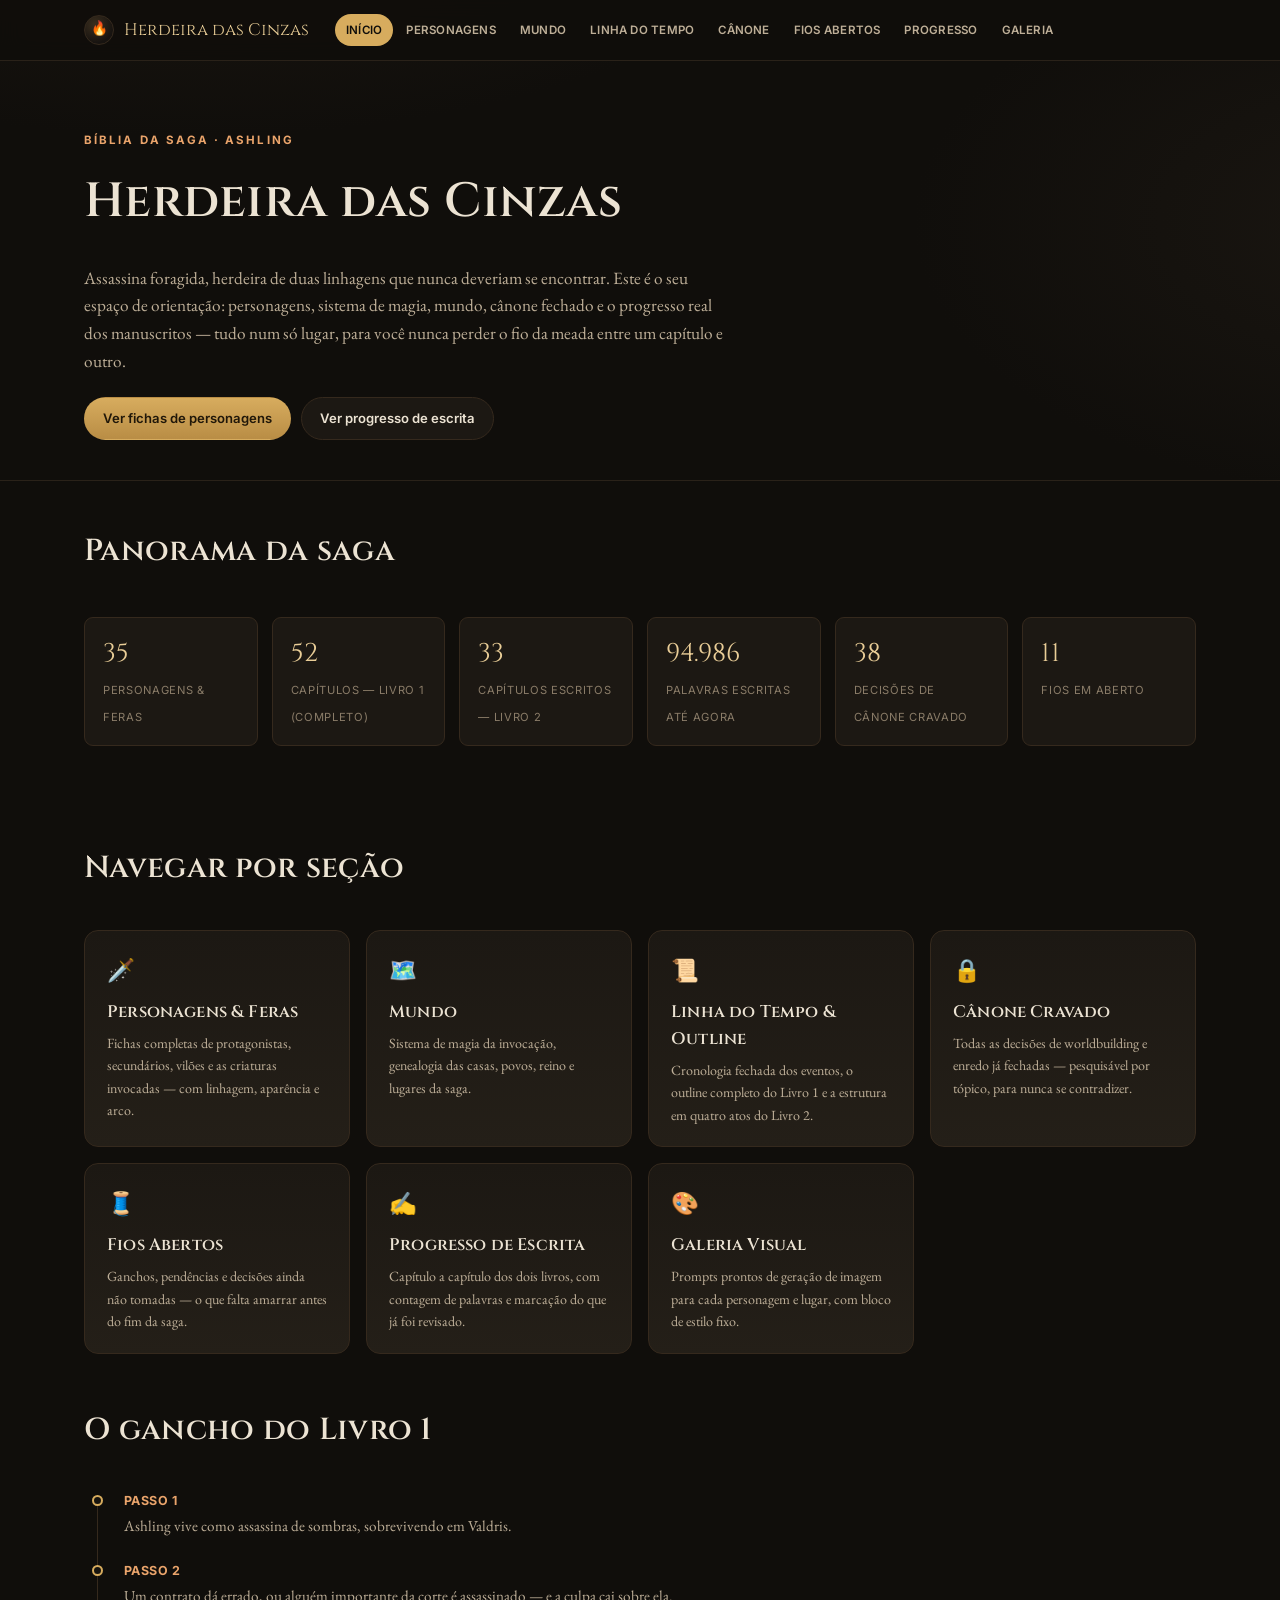
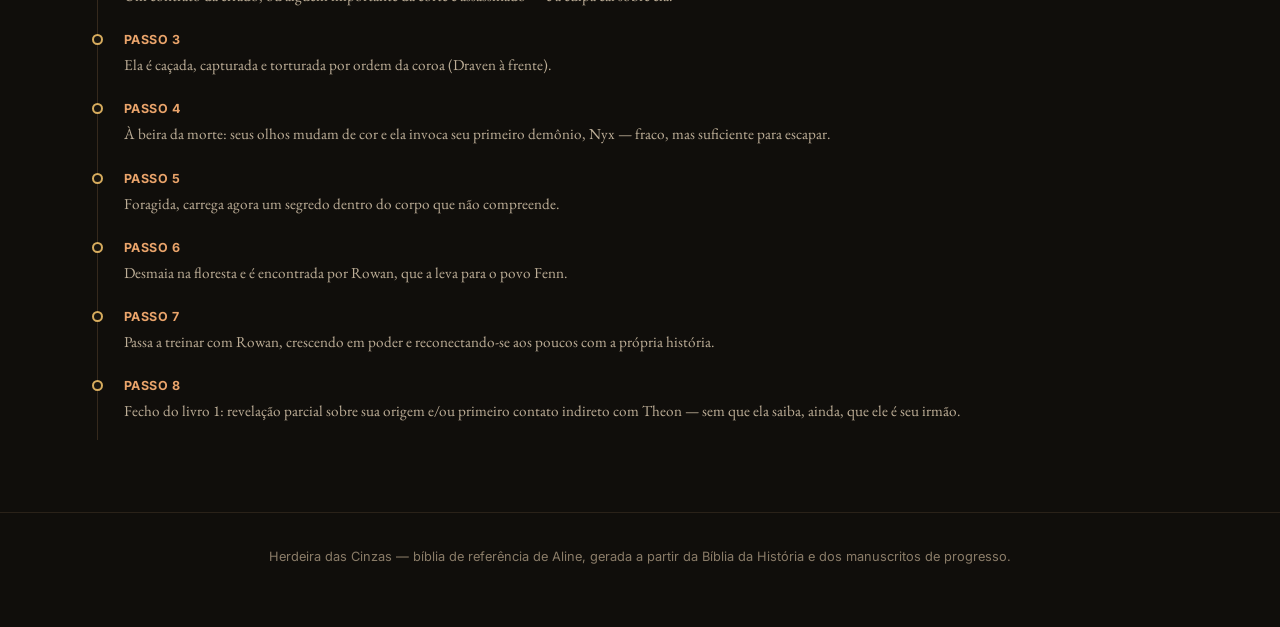
<file: index.html>
<!doctype html>
<html lang="pt-BR">
<head>
<meta charset="UTF-8">
<meta name="viewport" content="width=device-width, initial-scale=1">
<title>Herdeira das Cinzas — Bíblia da Saga</title>
<meta name="description" content="Site de referência para a saga Herdeira das Cinzas: fichas de personagens, sistema de magia, mundo, linha do tempo, cânone e progresso de escrita.">
<link rel="icon" href="data:image/svg+xml,<svg xmlns=%22http://www.w3.org/2000/svg%22 viewBox=%220 0 100 100%22><text y=%22.9em%22 font-size=%2290%22>🔥</text></svg>">
<link rel="preconnect" href="https://fonts.googleapis.com">
<link href="https://fonts.googleapis.com/css2?family=Cinzel:wght@500;600;700&family=EB+Garamond:ital,wght@0,400;0,500;0,600;1,400&family=Inter:wght@400;500;600;700&display=swap" rel="stylesheet">
<link rel="stylesheet" href="assets/css/styles.css">
</head>
<body data-page="home">

<header class="topbar">
  <div class="topbar-inner">
    <div class="brand"><span class="glyph">🔥</span> Herdeira das Cinzas</div>
    <nav class="navlinks">
      <a href="index.html" data-page="home">Início</a>
      <a href="personagens.html" data-page="personagens">Personagens</a>
      <a href="mundo.html" data-page="mundo">Mundo</a>
      <a href="linha-do-tempo.html" data-page="linha-do-tempo">Linha do Tempo</a>
      <a href="canone.html" data-page="canone">Cânone</a>
      <a href="fios-abertos.html" data-page="fios-abertos">Fios Abertos</a>
      <a href="progresso.html" data-page="progresso">Progresso</a>
      <a href="galeria.html" data-page="galeria">Galeria</a>
    </nav>
    <button class="nav-toggle" aria-label="Menu">☰</button>
  </div>
</header>

<section class="hero">
  <div class="container">
    <span class="eyebrow">Bíblia da saga · Ashling</span>
    <h1>Herdeira das Cinzas</h1>
    <p class="lede">
      Assassina foragida, herdeira de duas linhagens que nunca deveriam se encontrar.
      Este é o seu espaço de orientação: personagens, sistema de magia, mundo, cânone
      fechado e o progresso real dos manuscritos — tudo num só lugar, para você nunca
      perder o fio da meada entre um capítulo e outro.
    </p>
    <div style="margin-top:22px; display:flex; gap:10px; flex-wrap:wrap;">
      <a class="btn primary" href="personagens.html">Ver fichas de personagens</a>
      <a class="btn" href="progresso.html">Ver progresso de escrita</a>
    </div>
  </div>
</section>

<section class="section">
  <div class="container">
    <div class="section-head">
      <h2>Panorama da saga</h2>
      <span class="tag" id="panorama-updated"></span>
    </div>
    <div class="stat-row" id="stat-row"></div>
  </div>
</section>

<section class="section tight">
  <div class="container">
    <div class="section-head"><h2>Navegar por seção</h2></div>
    <div class="grid" style="grid-template-columns: repeat(auto-fill, minmax(230px, 1fr));">
      <a class="nav-card" href="personagens.html">
        <span class="ico">🗡️</span>
        <h3>Personagens &amp; Feras</h3>
        <p>Fichas completas de protagonistas, secundários, vilões e as criaturas invocadas — com linhagem, aparência e arco.</p>
      </a>
      <a class="nav-card" href="mundo.html">
        <span class="ico">🗺️</span>
        <h3>Mundo</h3>
        <p>Sistema de magia da invocação, genealogia das casas, povos, reino e lugares da saga.</p>
      </a>
      <a class="nav-card" href="linha-do-tempo.html">
        <span class="ico">📜</span>
        <h3>Linha do Tempo &amp; Outline</h3>
        <p>Cronologia fechada dos eventos, o outline completo do Livro 1 e a estrutura em quatro atos do Livro 2.</p>
      </a>
      <a class="nav-card" href="canone.html">
        <span class="ico">🔒</span>
        <h3>Cânone Cravado</h3>
        <p>Todas as decisões de worldbuilding e enredo já fechadas — pesquisável por tópico, para nunca se contradizer.</p>
      </a>
      <a class="nav-card" href="fios-abertos.html">
        <span class="ico">🧵</span>
        <h3>Fios Abertos</h3>
        <p>Ganchos, pendências e decisões ainda não tomadas — o que falta amarrar antes do fim da saga.</p>
      </a>
      <a class="nav-card" href="progresso.html">
        <span class="ico">✍️</span>
        <h3>Progresso de Escrita</h3>
        <p>Capítulo a capítulo dos dois livros, com contagem de palavras e marcação do que já foi revisado.</p>
      </a>
      <a class="nav-card" href="galeria.html">
        <span class="ico">🎨</span>
        <h3>Galeria Visual</h3>
        <p>Prompts prontos de geração de imagem para cada personagem e lugar, com bloco de estilo fixo.</p>
      </a>
    </div>
  </div>
</section>

<section class="section tight">
  <div class="container">
    <div class="section-head"><h2>O gancho do Livro 1</h2></div>
    <ol class="tl" id="hook-list" style="list-style:none;"></ol>
  </div>
</section>

<footer class="site-footer">
  <div class="container">Herdeira das Cinzas — bíblia de referência de Aline, gerada a partir da Bíblia da História e dos manuscritos de progresso.</div>
</footer>

<script src="assets/js/data.js"></script>
<script src="assets/js/chapters.js"></script>
<script src="assets/js/app.js"></script>
<script>
(function(){
  const b1 = BOOK_CHAPTERS.livro1, b2 = BOOK_CHAPTERS.livro2;
  const b1Words = b1.reduce((a,c)=>a+c.words,0);
  const b2Words = b2.reduce((a,c)=>a+c.words,0);

  const stats = [
    { num: SITE_DATA.characters.length + SITE_DATA.creatures.length, label: 'Personagens & feras' },
    { num: b1.length, label: 'Capítulos — Livro 1 (completo)' },
    { num: b2.length, label: 'Capítulos escritos — Livro 2' },
    { num: (b1Words + b2Words).toLocaleString('pt-BR'), label: 'Palavras escritas até agora' },
    { num: SITE_DATA.canon.length, label: 'Decisões de cânone cravado' },
    { num: SITE_DATA.openThreads.length, label: 'Fios em aberto' },
  ];
  const row = document.getElementById('stat-row');
  stats.forEach(s => {
    const tile = el('div', 'stat-tile');
    tile.innerHTML = `<span class="num">${s.num}</span><span class="label">${s.label}</span>`;
    row.appendChild(tile);
  });

  const hookList = document.getElementById('hook-list');
  SITE_DATA.timelineHookBook1.forEach((t, i) => {
    const li = document.createElement('li');
    li.innerHTML = `<b>Passo ${i+1}</b><p>${t}</p>`;
    hookList.appendChild(li);
  });
})();
</script>
</body>
</html>
</file>
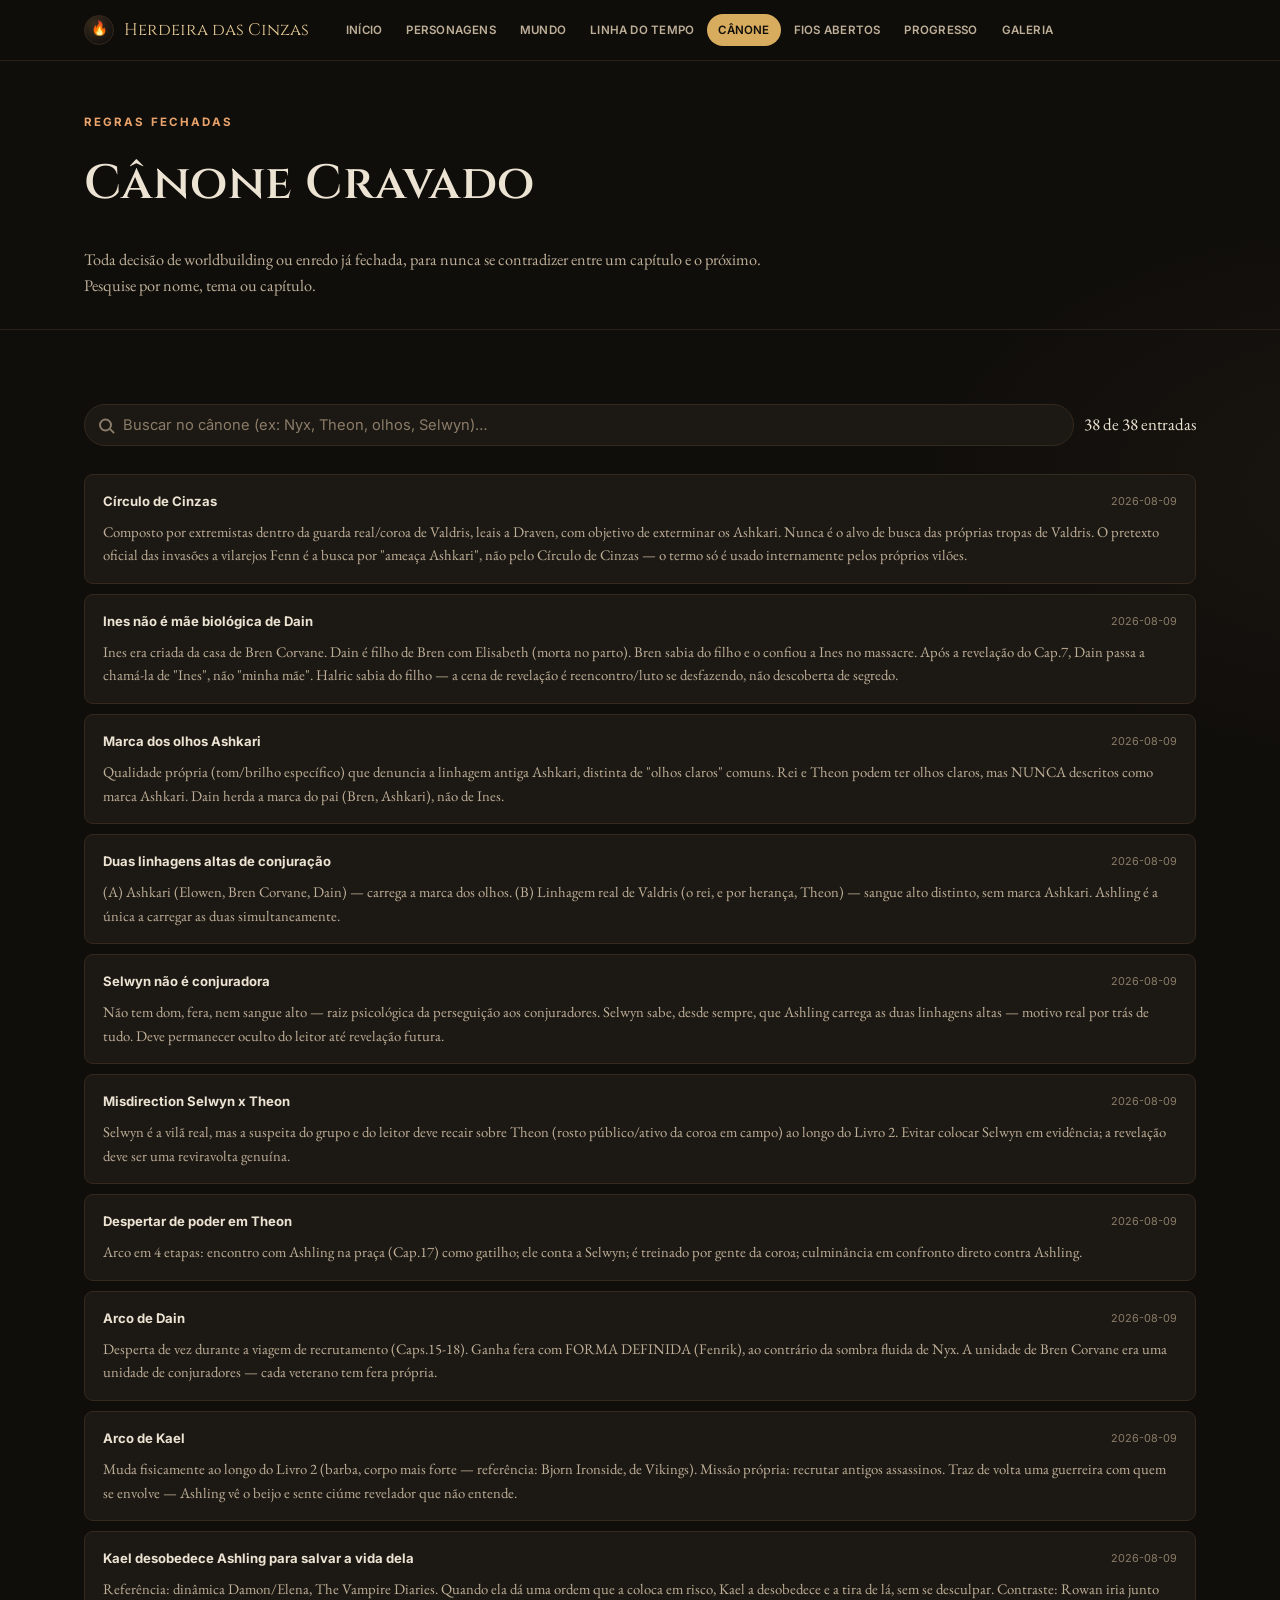
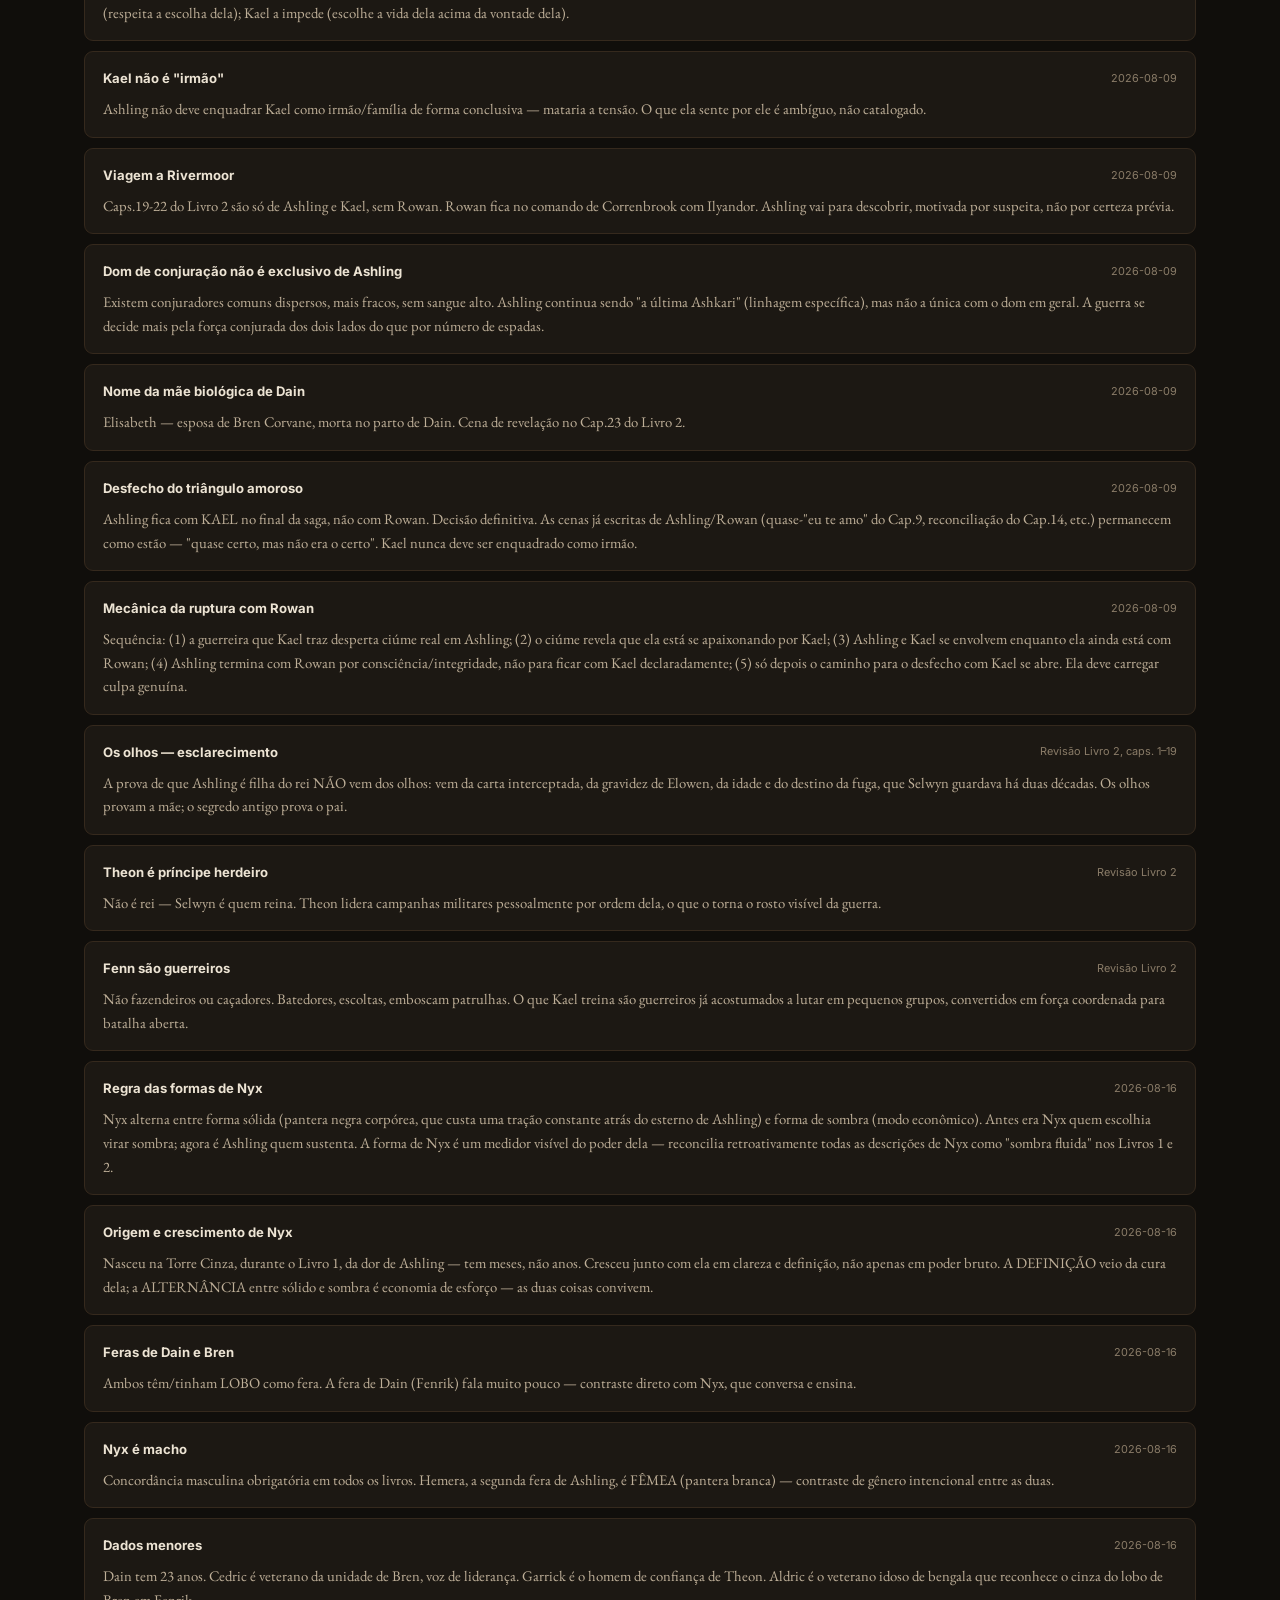
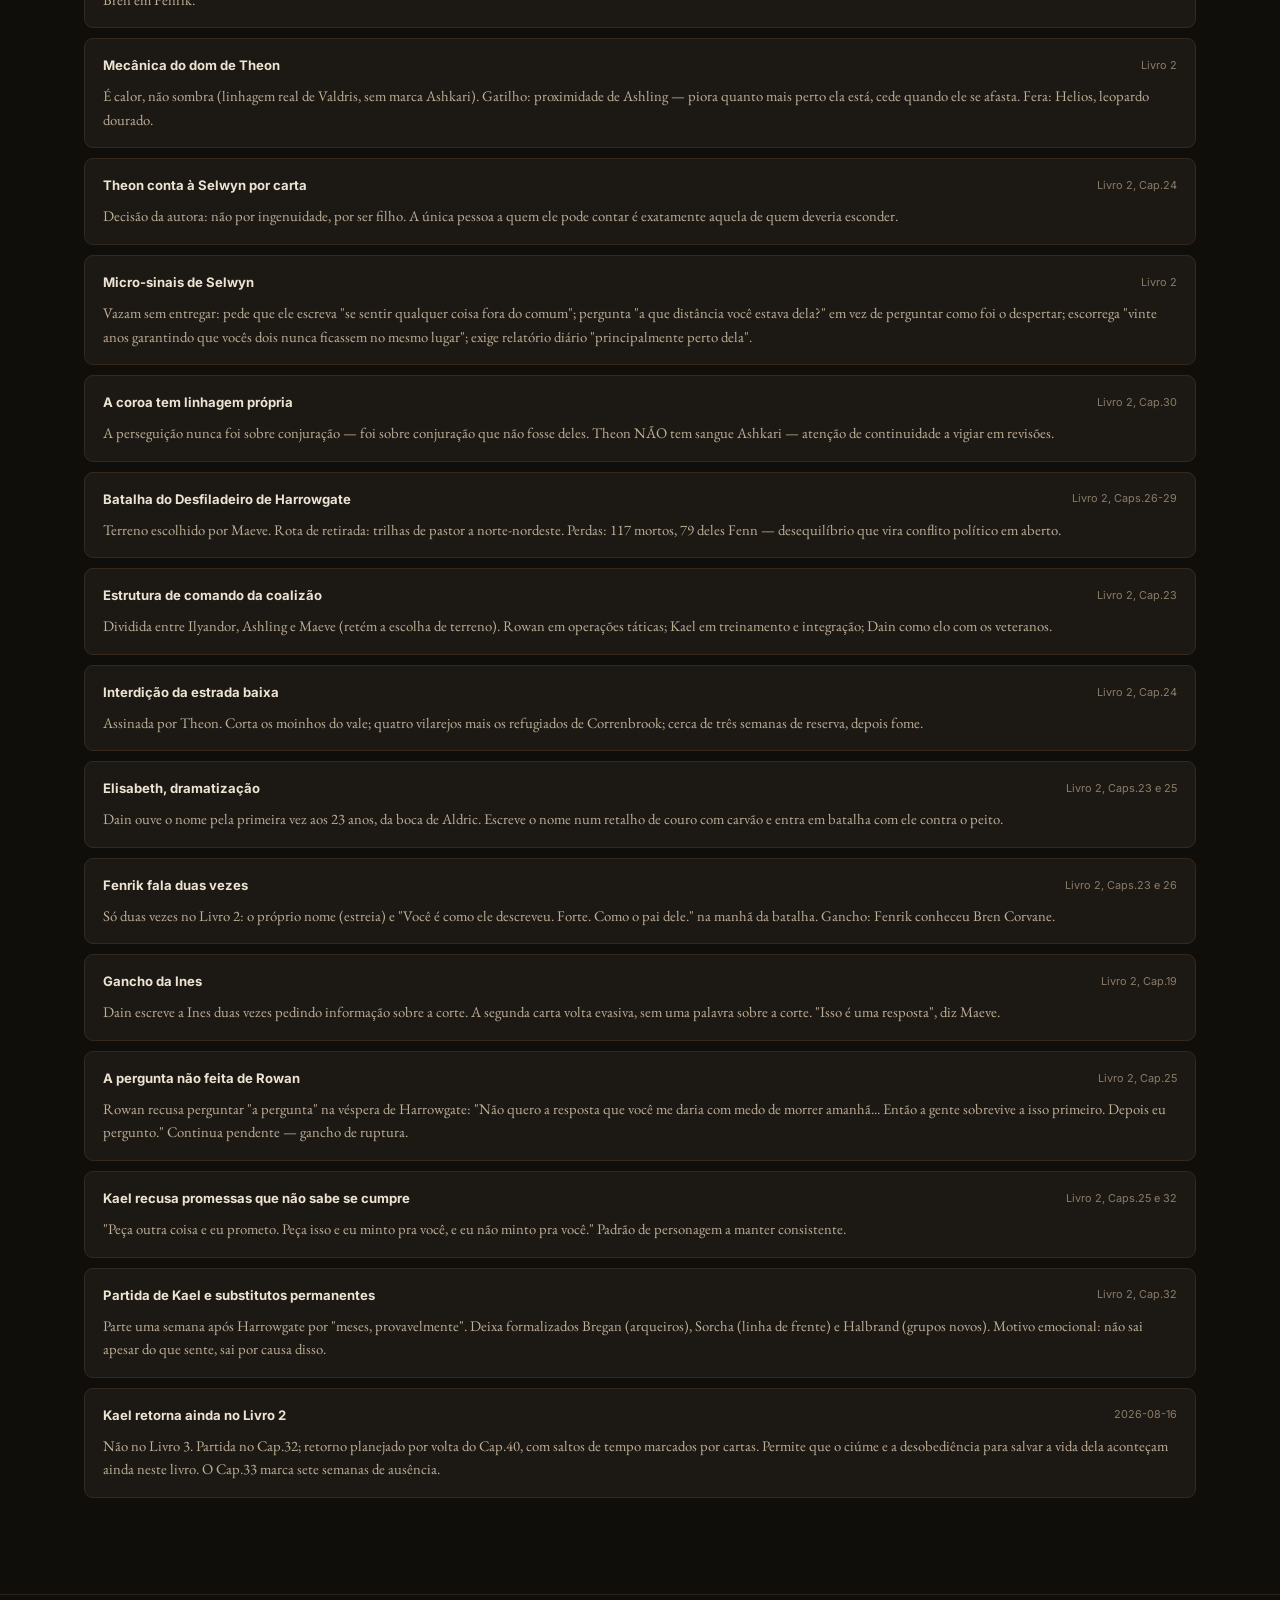
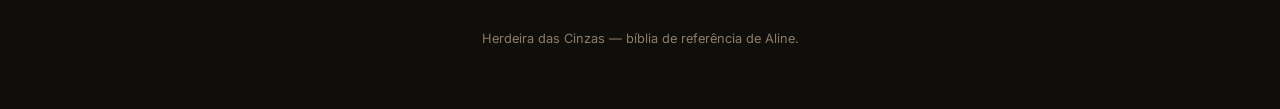
<file: canone.html>
<!doctype html>
<html lang="pt-BR">
<head>
<meta charset="UTF-8">
<meta name="viewport" content="width=device-width, initial-scale=1">
<title>Cânone Cravado — Herdeira das Cinzas</title>
<meta name="description" content="Registro pesquisável de todas as decisões de worldbuilding e enredo já fechadas na saga Herdeira das Cinzas.">
<link rel="icon" href="data:image/svg+xml,<svg xmlns=%22http://www.w3.org/2000/svg%22 viewBox=%220 0 100 100%22><text y=%22.9em%22 font-size=%2290%22>🔥</text></svg>">
<link rel="preconnect" href="https://fonts.googleapis.com">
<link href="https://fonts.googleapis.com/css2?family=Cinzel:wght@500;600;700&family=EB+Garamond:ital,wght@0,400;0,500;0,600;1,400&family=Inter:wght@400;500;600;700&display=swap" rel="stylesheet">
<link rel="stylesheet" href="assets/css/styles.css">
</head>
<body data-page="canone">

<header class="topbar">
  <div class="topbar-inner">
    <div class="brand"><span class="glyph">🔥</span> Herdeira das Cinzas</div>
    <nav class="navlinks">
      <a href="index.html" data-page="home">Início</a>
      <a href="personagens.html" data-page="personagens">Personagens</a>
      <a href="mundo.html" data-page="mundo">Mundo</a>
      <a href="linha-do-tempo.html" data-page="linha-do-tempo">Linha do Tempo</a>
      <a href="canone.html" data-page="canone">Cânone</a>
      <a href="fios-abertos.html" data-page="fios-abertos">Fios Abertos</a>
      <a href="progresso.html" data-page="progresso">Progresso</a>
      <a href="galeria.html" data-page="galeria">Galeria</a>
    </nav>
    <button class="nav-toggle" aria-label="Menu">☰</button>
  </div>
</header>

<section class="page-head">
  <div class="container">
    <span class="eyebrow">Regras fechadas</span>
    <h1>Cânone Cravado</h1>
    <p class="lede">Toda decisão de worldbuilding ou enredo já fechada, para nunca se contradizer entre um capítulo e o próximo. Pesquise por nome, tema ou capítulo.</p>
  </div>
</section>

<section class="section">
  <div class="container">
    <div class="toolbar">
      <div class="search"><input type="text" id="search-input" placeholder="Buscar no cânone (ex: Nyx, Theon, olhos, Selwyn)…"></div>
      <span class="tag" id="result-count"></span>
    </div>
    <div id="canon-list"></div>
    <div class="empty-state" id="empty-state" style="display:none;">Nenhuma entrada de cânone encontrada.</div>
  </div>
</section>

<footer class="site-footer">
  <div class="container">Herdeira das Cinzas — bíblia de referência de Aline.</div>
</footer>

<script src="assets/js/data.js"></script>
<script src="assets/js/app.js"></script>
<script>
(function(){
  const list = document.getElementById('canon-list');
  const searchInput = document.getElementById('search-input');
  const emptyState = document.getElementById('empty-state');
  const resultCount = document.getElementById('result-count');

  function render(){
    const q = searchInput.value.trim().toLowerCase();
    const items = SITE_DATA.canon.filter(c => !q || (c.topic + ' ' + c.text + ' ' + c.date).toLowerCase().includes(q));
    resultCount.textContent = items.length + ' de ' + SITE_DATA.canon.length + ' entradas';
    list.innerHTML = '';
    emptyState.style.display = items.length ? 'none' : 'block';
    items.forEach(c => {
      const item = el('div', 'canon-item');
      item.innerHTML = `<div class="head"><span class="topic">${c.topic}</span><span class="date">${c.date}</span></div><p>${c.text}</p>`;
      list.appendChild(item);
    });
  }

  searchInput.addEventListener('input', render);
  render();
})();
</script>
</body>
</html>
</file>
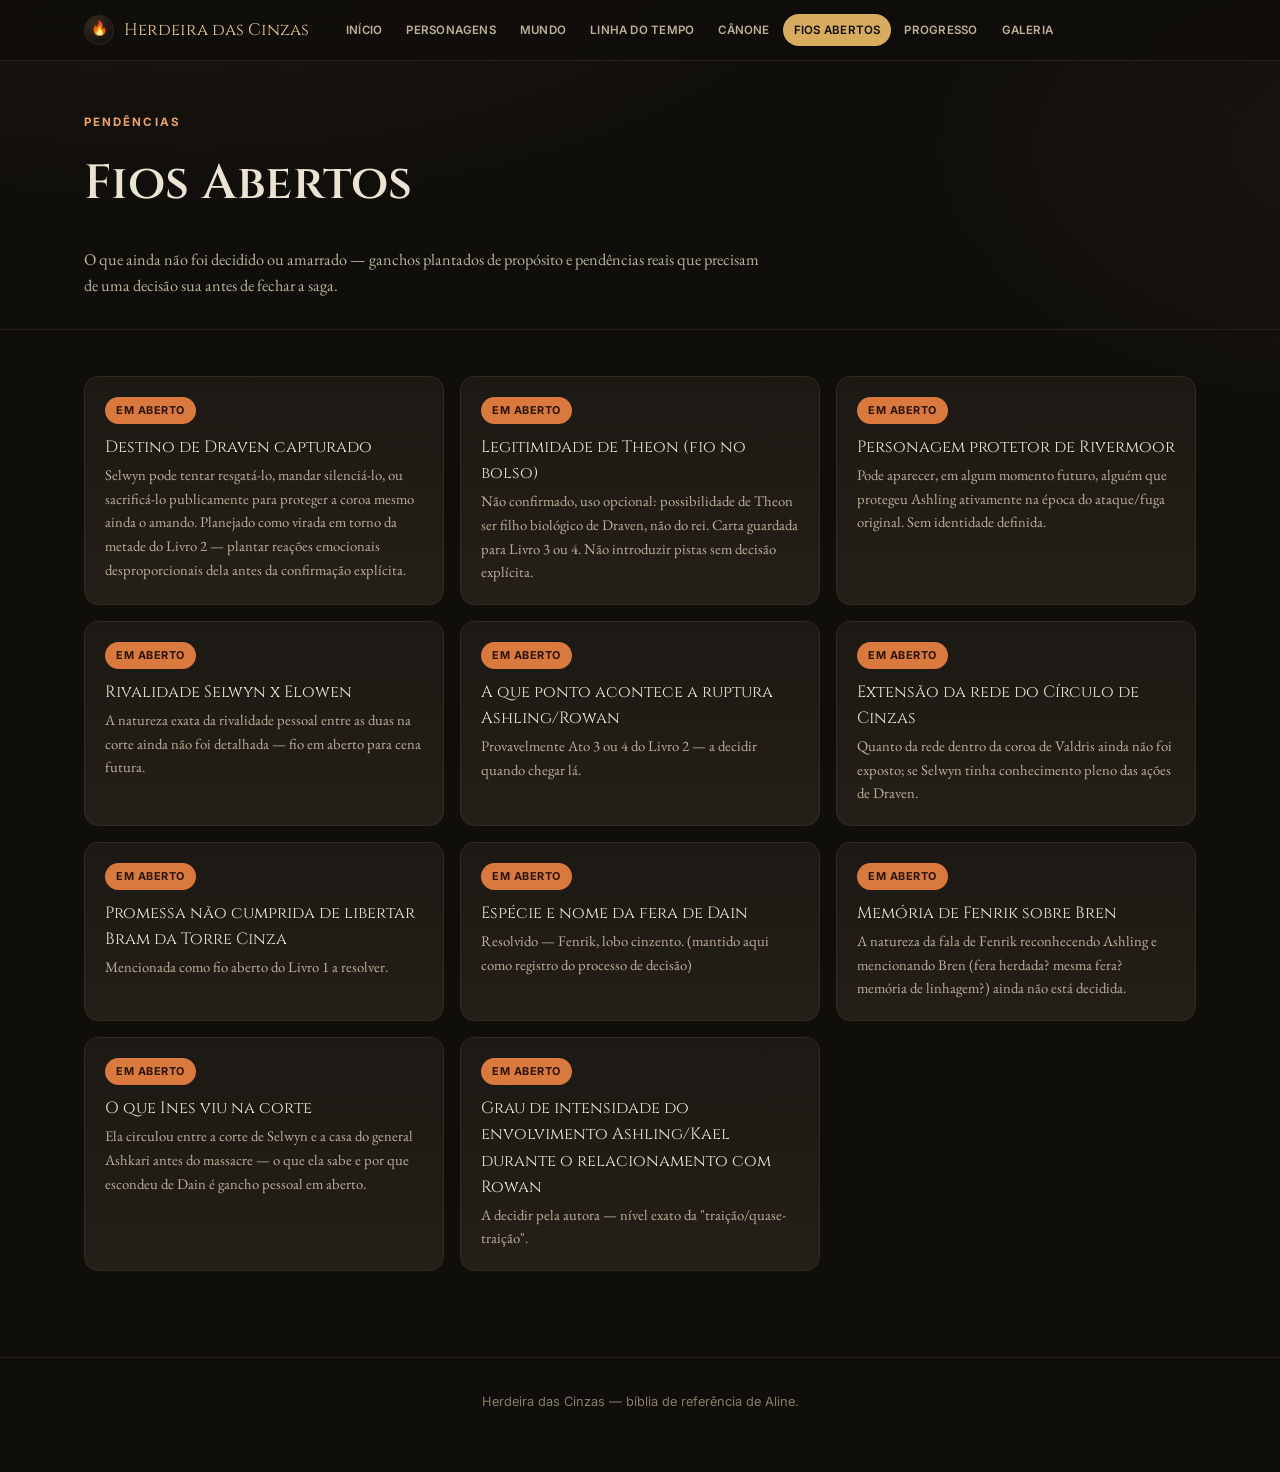
<file: fios-abertos.html>
<!doctype html>
<html lang="pt-BR">
<head>
<meta charset="UTF-8">
<meta name="viewport" content="width=device-width, initial-scale=1">
<title>Fios Abertos — Herdeira das Cinzas</title>
<meta name="description" content="Ganchos, pendências e decisões ainda não tomadas na saga Herdeira das Cinzas.">
<link rel="icon" href="data:image/svg+xml,<svg xmlns=%22http://www.w3.org/2000/svg%22 viewBox=%220 0 100 100%22><text y=%22.9em%22 font-size=%2290%22>🔥</text></svg>">
<link rel="preconnect" href="https://fonts.googleapis.com">
<link href="https://fonts.googleapis.com/css2?family=Cinzel:wght@500;600;700&family=EB+Garamond:ital,wght@0,400;0,500;0,600;1,400&family=Inter:wght@400;500;600;700&display=swap" rel="stylesheet">
<link rel="stylesheet" href="assets/css/styles.css">
</head>
<body data-page="fios-abertos">

<header class="topbar">
  <div class="topbar-inner">
    <div class="brand"><span class="glyph">🔥</span> Herdeira das Cinzas</div>
    <nav class="navlinks">
      <a href="index.html" data-page="home">Início</a>
      <a href="personagens.html" data-page="personagens">Personagens</a>
      <a href="mundo.html" data-page="mundo">Mundo</a>
      <a href="linha-do-tempo.html" data-page="linha-do-tempo">Linha do Tempo</a>
      <a href="canone.html" data-page="canone">Cânone</a>
      <a href="fios-abertos.html" data-page="fios-abertos">Fios Abertos</a>
      <a href="progresso.html" data-page="progresso">Progresso</a>
      <a href="galeria.html" data-page="galeria">Galeria</a>
    </nav>
    <button class="nav-toggle" aria-label="Menu">☰</button>
  </div>
</header>

<section class="page-head">
  <div class="container">
    <span class="eyebrow">Pendências</span>
    <h1>Fios Abertos</h1>
    <p class="lede">O que ainda não foi decidido ou amarrado — ganchos plantados de propósito e pendências reais que precisam de uma decisão sua antes de fechar a saga.</p>
  </div>
</section>

<section class="section">
  <div class="container">
    <div class="grid" id="threads-grid" style="grid-template-columns: repeat(auto-fill, minmax(280px, 1fr));"></div>
  </div>
</section>

<footer class="site-footer">
  <div class="container">Herdeira das Cinzas — bíblia de referência de Aline.</div>
</footer>

<script src="assets/js/data.js"></script>
<script src="assets/js/app.js"></script>
<script>
(function(){
  const grid = document.getElementById('threads-grid');
  SITE_DATA.openThreads.forEach(t => {
    const card = el('div', 'card');
    card.style.cursor = 'default';
    card.innerHTML = `
      <div class="tags" style="margin-top:0; margin-bottom:10px;"><span class="chip ember">Em aberto</span></div>
      <div class="name" style="font-size:1.02rem;">${t.title}</div>
      <div class="desc" style="-webkit-line-clamp: unset;">${t.text}</div>
    `;
    grid.appendChild(card);
  });
})();
</script>
</body>
</html>
</file>
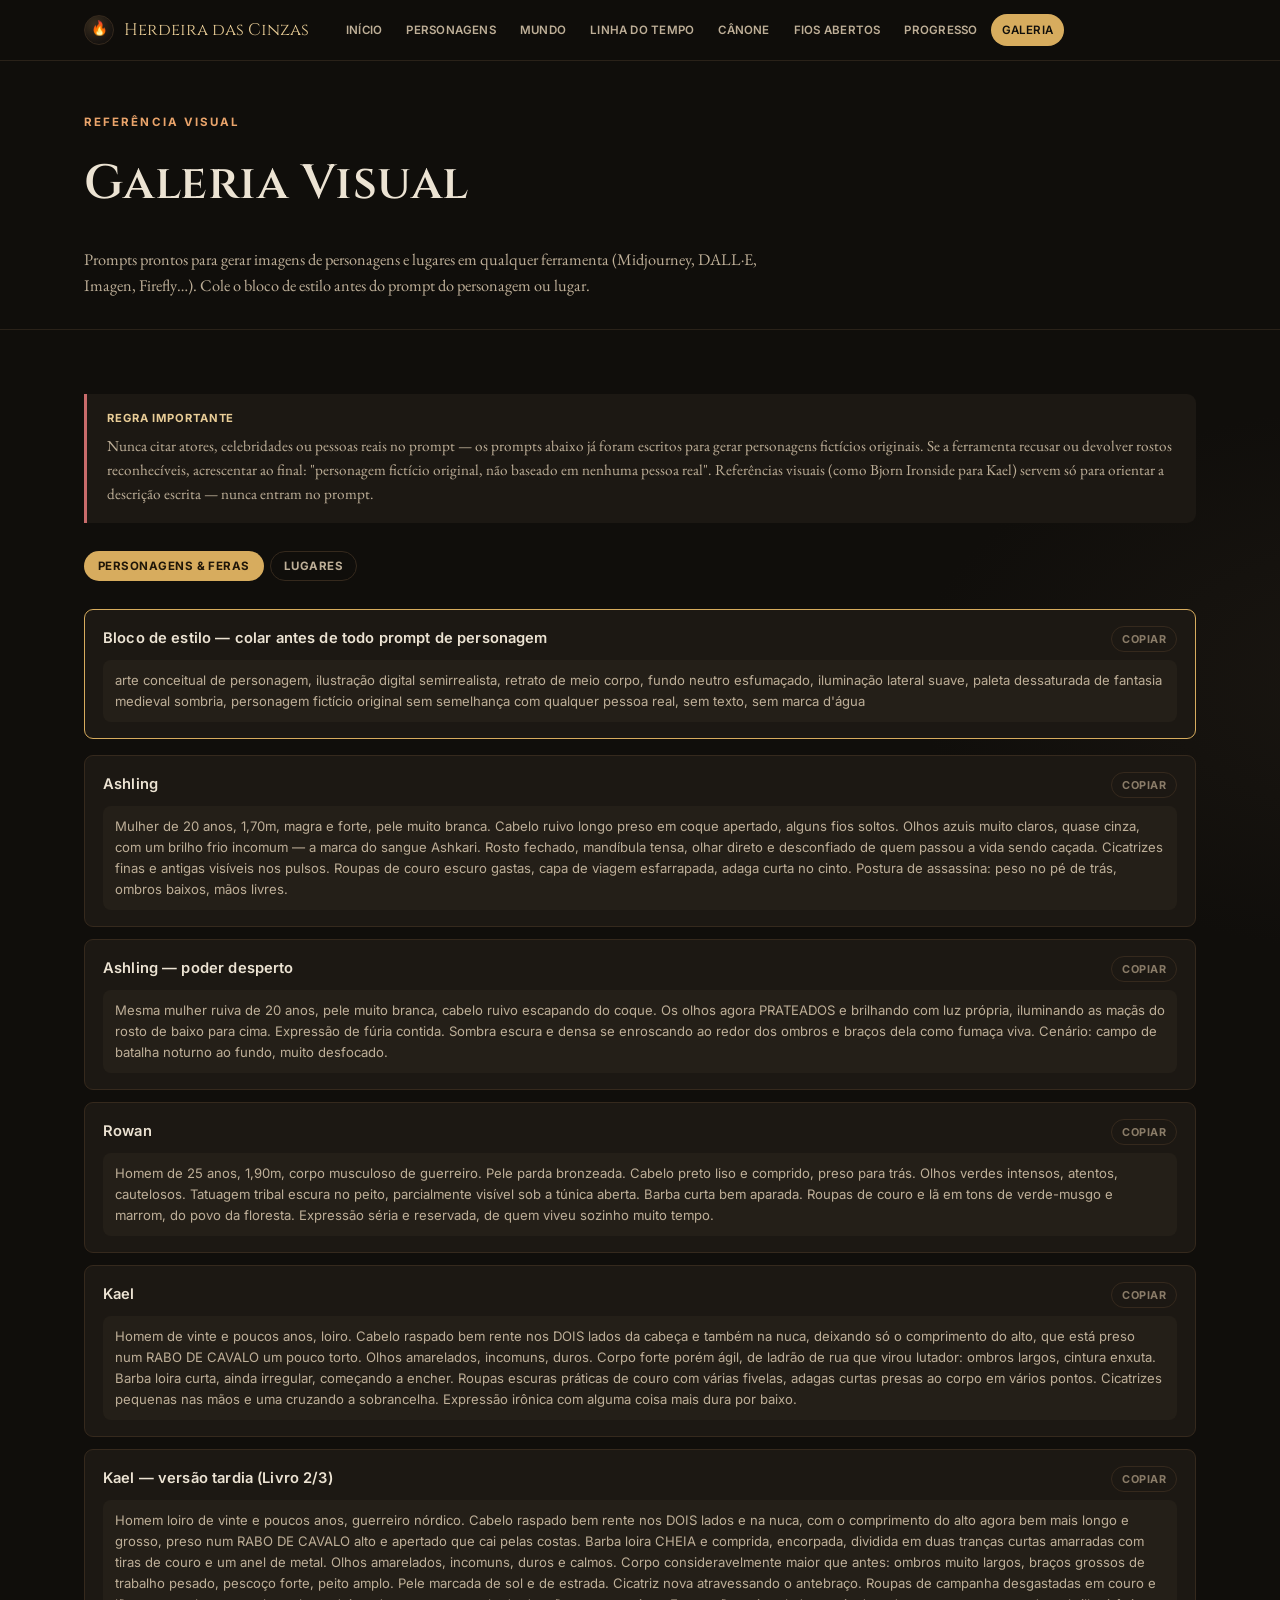
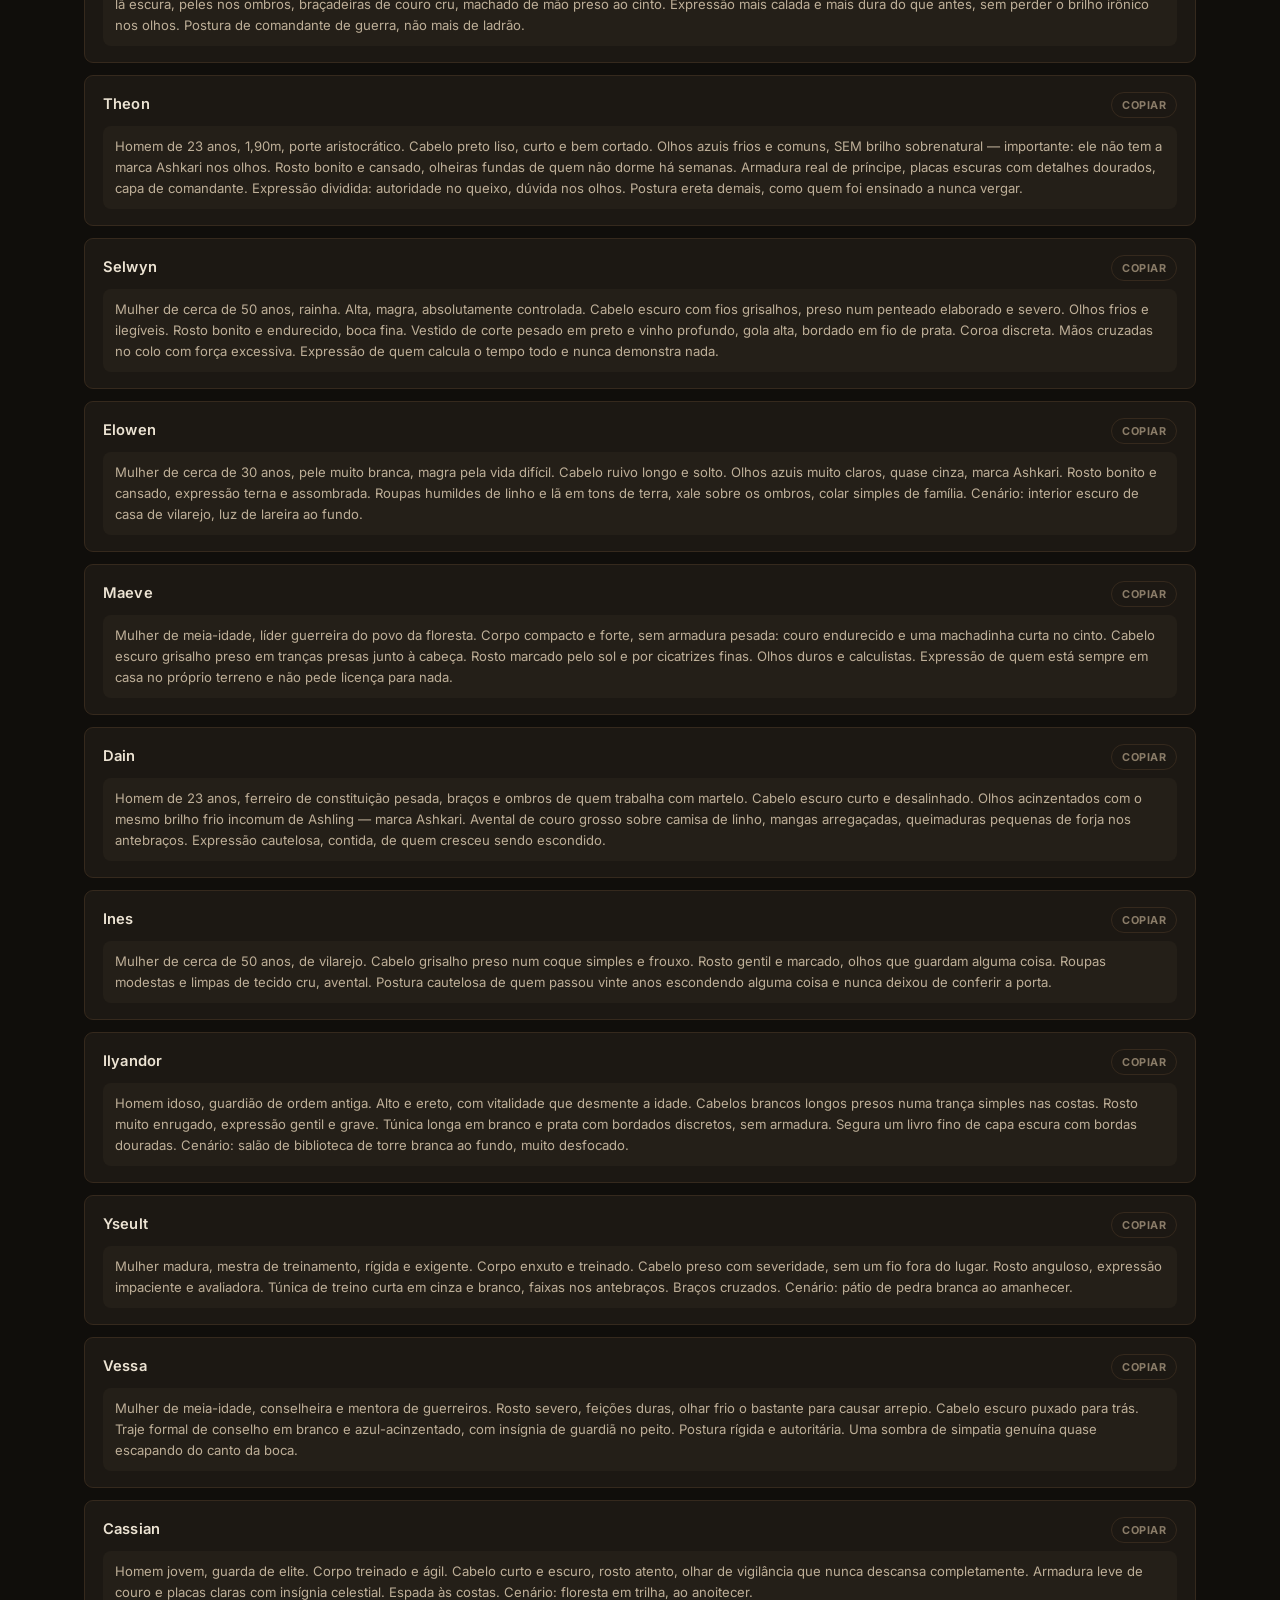
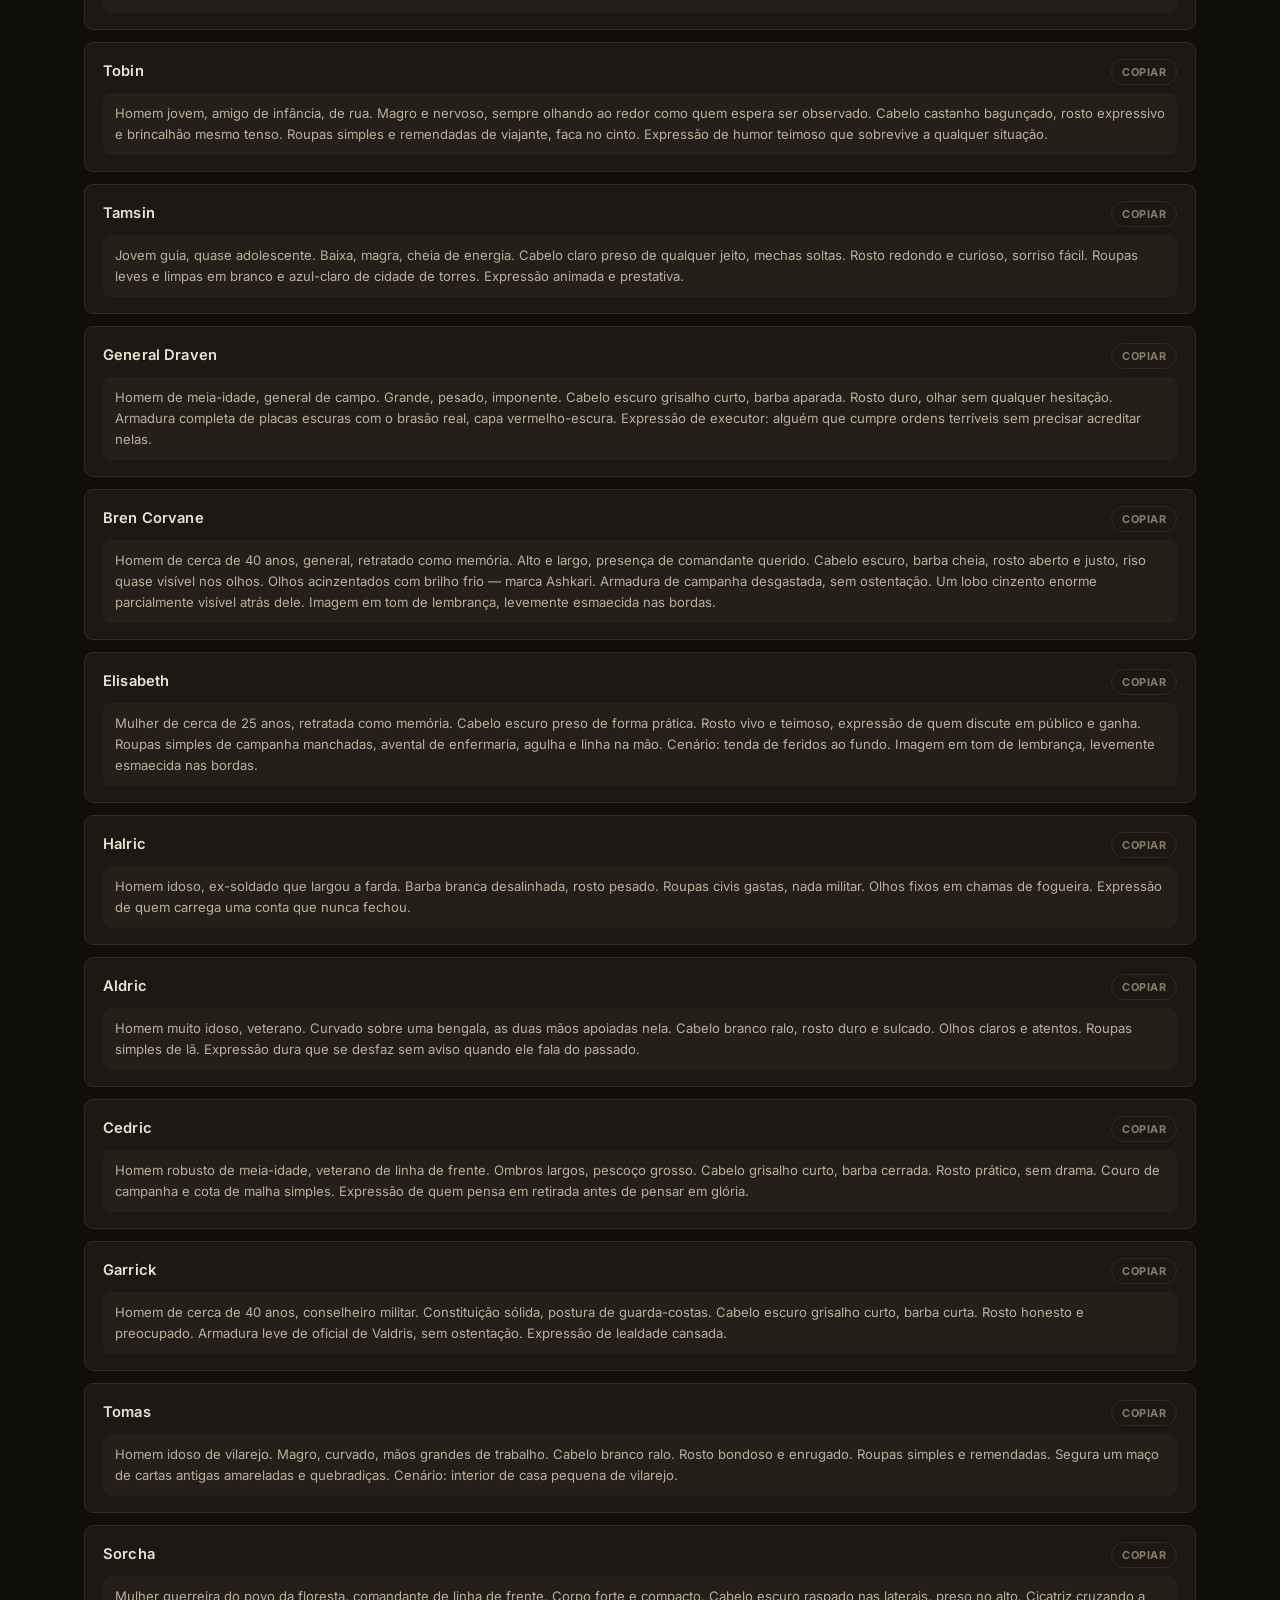
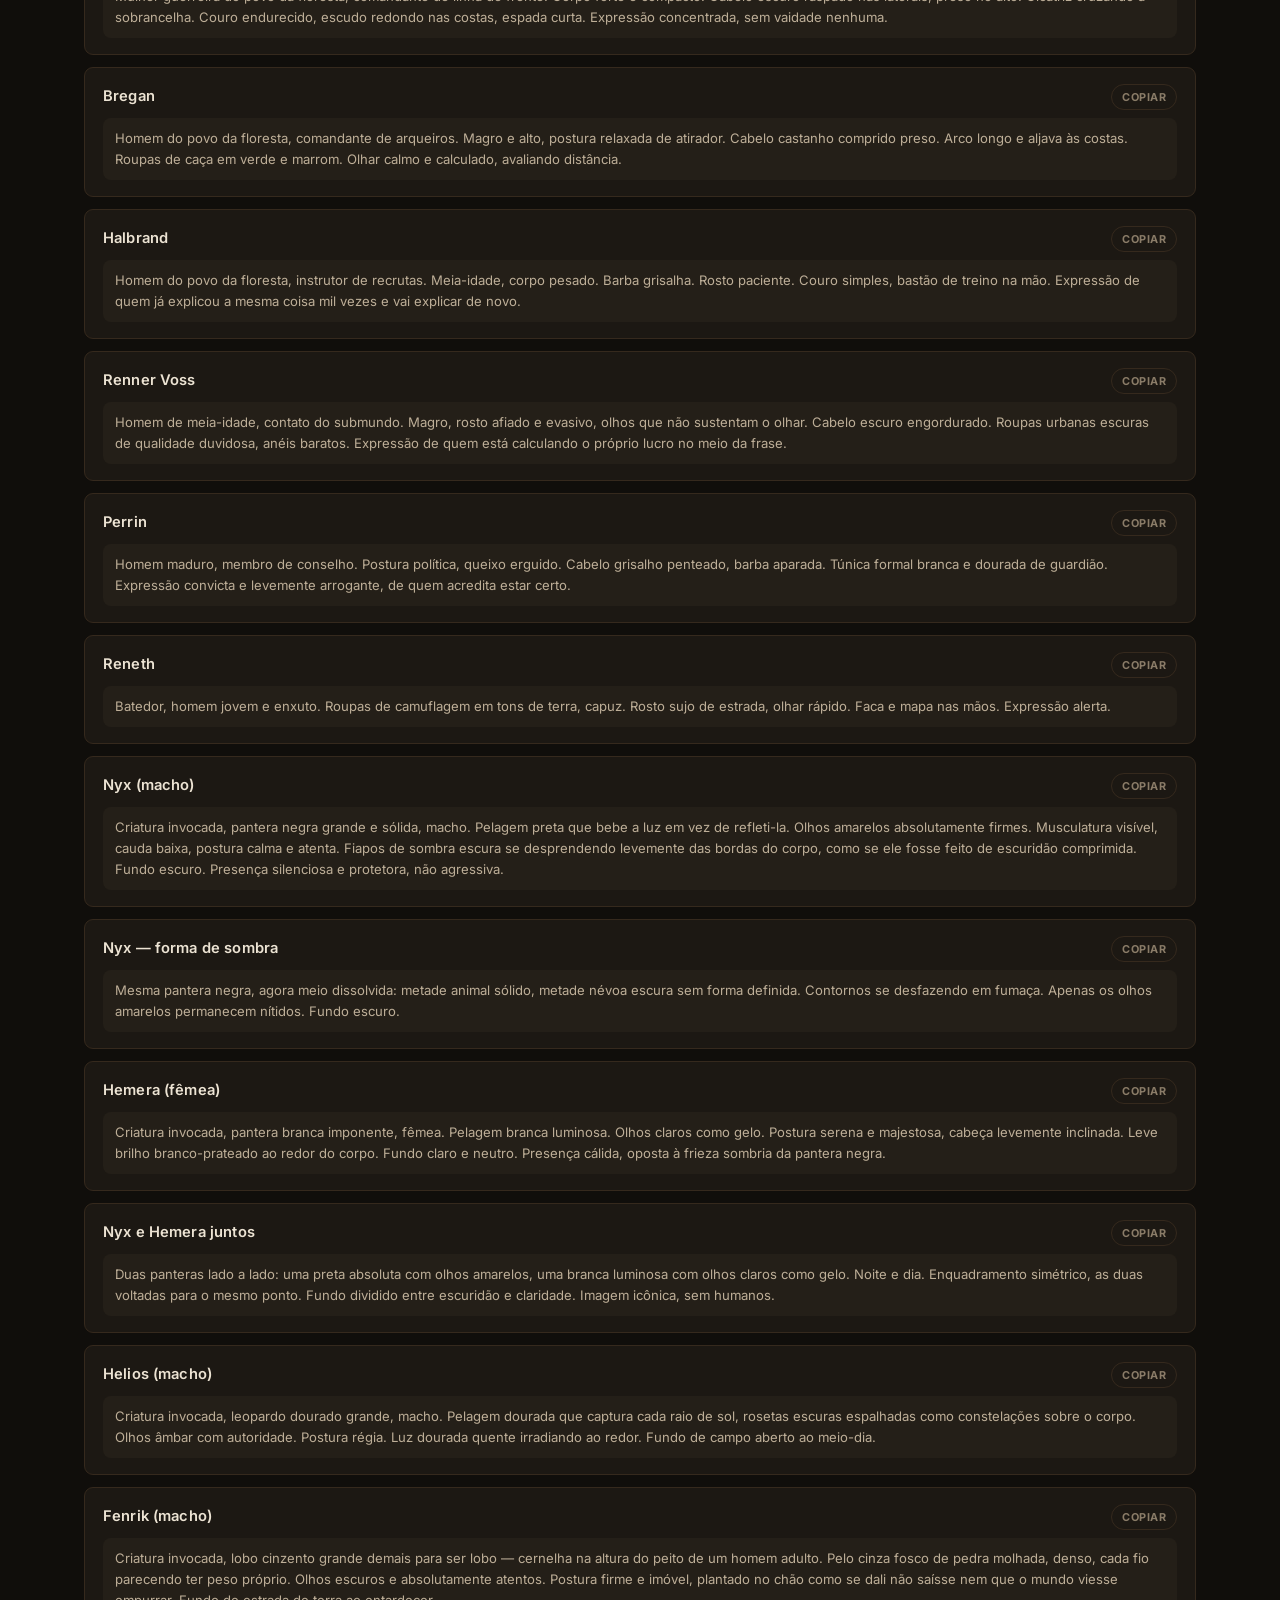
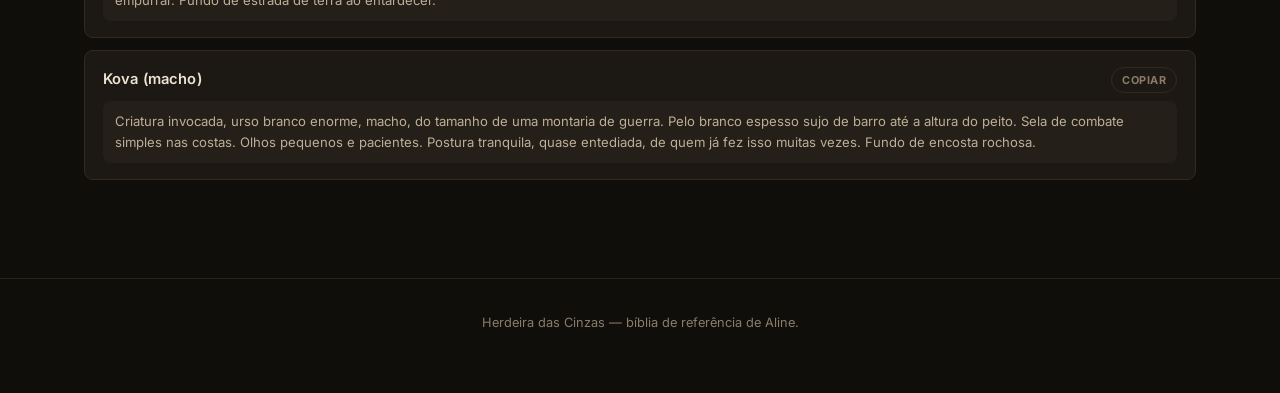
<file: galeria.html>
<!doctype html>
<html lang="pt-BR">
<head>
<meta charset="UTF-8">
<meta name="viewport" content="width=device-width, initial-scale=1">
<title>Galeria Visual — Herdeira das Cinzas</title>
<meta name="description" content="Prompts de geração de imagem para personagens e lugares da saga Herdeira das Cinzas.">
<link rel="icon" href="data:image/svg+xml,<svg xmlns=%22http://www.w3.org/2000/svg%22 viewBox=%220 0 100 100%22><text y=%22.9em%22 font-size=%2290%22>🔥</text></svg>">
<link rel="preconnect" href="https://fonts.googleapis.com">
<link href="https://fonts.googleapis.com/css2?family=Cinzel:wght@500;600;700&family=EB+Garamond:ital,wght@0,400;0,500;0,600;1,400&family=Inter:wght@400;500;600;700&display=swap" rel="stylesheet">
<link rel="stylesheet" href="assets/css/styles.css">
</head>
<body data-page="galeria">

<header class="topbar">
  <div class="topbar-inner">
    <div class="brand"><span class="glyph">🔥</span> Herdeira das Cinzas</div>
    <nav class="navlinks">
      <a href="index.html" data-page="home">Início</a>
      <a href="personagens.html" data-page="personagens">Personagens</a>
      <a href="mundo.html" data-page="mundo">Mundo</a>
      <a href="linha-do-tempo.html" data-page="linha-do-tempo">Linha do Tempo</a>
      <a href="canone.html" data-page="canone">Cânone</a>
      <a href="fios-abertos.html" data-page="fios-abertos">Fios Abertos</a>
      <a href="progresso.html" data-page="progresso">Progresso</a>
      <a href="galeria.html" data-page="galeria">Galeria</a>
    </nav>
    <button class="nav-toggle" aria-label="Menu">☰</button>
  </div>
</header>

<section class="page-head">
  <div class="container">
    <span class="eyebrow">Referência visual</span>
    <h1>Galeria Visual</h1>
    <p class="lede">Prompts prontos para gerar imagens de personagens e lugares em qualquer ferramenta (Midjourney, DALL·E, Imagen, Firefly…). Cole o bloco de estilo antes do prompt do personagem ou lugar.</p>
  </div>
</section>

<section class="section">
  <div class="container">
    <div class="callout blood">
      <span class="callout-title">Regra importante</span>
      <p id="gallery-note"></p>
    </div>

    <div class="toolbar">
      <div class="filter-group" id="tabs"></div>
    </div>

    <div id="style-block" class="gallery-block" style="border-color:var(--gold);"></div>

    <div id="gallery-grid" style="margin-top:16px;"></div>
  </div>
</section>

<footer class="site-footer">
  <div class="container">Herdeira das Cinzas — bíblia de referência de Aline.</div>
</footer>

<script src="assets/js/data.js"></script>
<script src="assets/js/app.js"></script>
<script>
(function(){
  document.getElementById('gallery-note').textContent = SITE_DATA.gallery.note;

  let active = 'characters';
  const tabsBox = document.getElementById('tabs');
  const tabs = { characters: 'Personagens & Feras', places: 'Lugares' };

  function renderTabs(){
    tabsBox.innerHTML = '';
    Object.keys(tabs).forEach(key => {
      const btn = el('button', 'filter-btn' + (key === active ? ' active' : ''), tabs[key]);
      btn.addEventListener('click', () => { active = key; renderTabs(); renderGrid(); });
      tabsBox.appendChild(btn);
    });
  }

  function renderStyleBlock(){
    const box = document.getElementById('style-block');
    const style = active === 'characters' ? SITE_DATA.gallery.styleCharacters : SITE_DATA.gallery.stylePlaces;
    box.innerHTML = `
      <h4>Bloco de estilo — colar antes de todo prompt de ${active === 'characters' ? 'personagem' : 'lugar'}
        <button class="copy-btn" data-copy="${encodeURIComponent(style)}">Copiar</button>
      </h4>
      <div class="prompt">${style}</div>
    `;
    box.querySelector('.copy-btn').addEventListener('click', (e) => {
      copyToClipboard(style, e.currentTarget);
    });
  }

  function renderGrid(){
    renderStyleBlock();
    const grid = document.getElementById('gallery-grid');
    grid.innerHTML = '';
    const items = active === 'characters' ? SITE_DATA.gallery.characters : SITE_DATA.gallery.places;
    items.forEach(item => {
      const block = el('div', 'gallery-block');
      block.innerHTML = `
        <h4>${item.name} <button class="copy-btn">Copiar</button></h4>
        <div class="prompt">${item.prompt}</div>
      `;
      block.querySelector('.copy-btn').addEventListener('click', (e) => {
        const styleText = active === 'characters' ? SITE_DATA.gallery.styleCharacters : SITE_DATA.gallery.stylePlaces;
        copyToClipboard(styleText + '\n\n' + item.prompt, e.currentTarget);
      });
      grid.appendChild(block);
    });
  }

  renderTabs();
  renderGrid();
})();
</script>
</body>
</html>
</file>
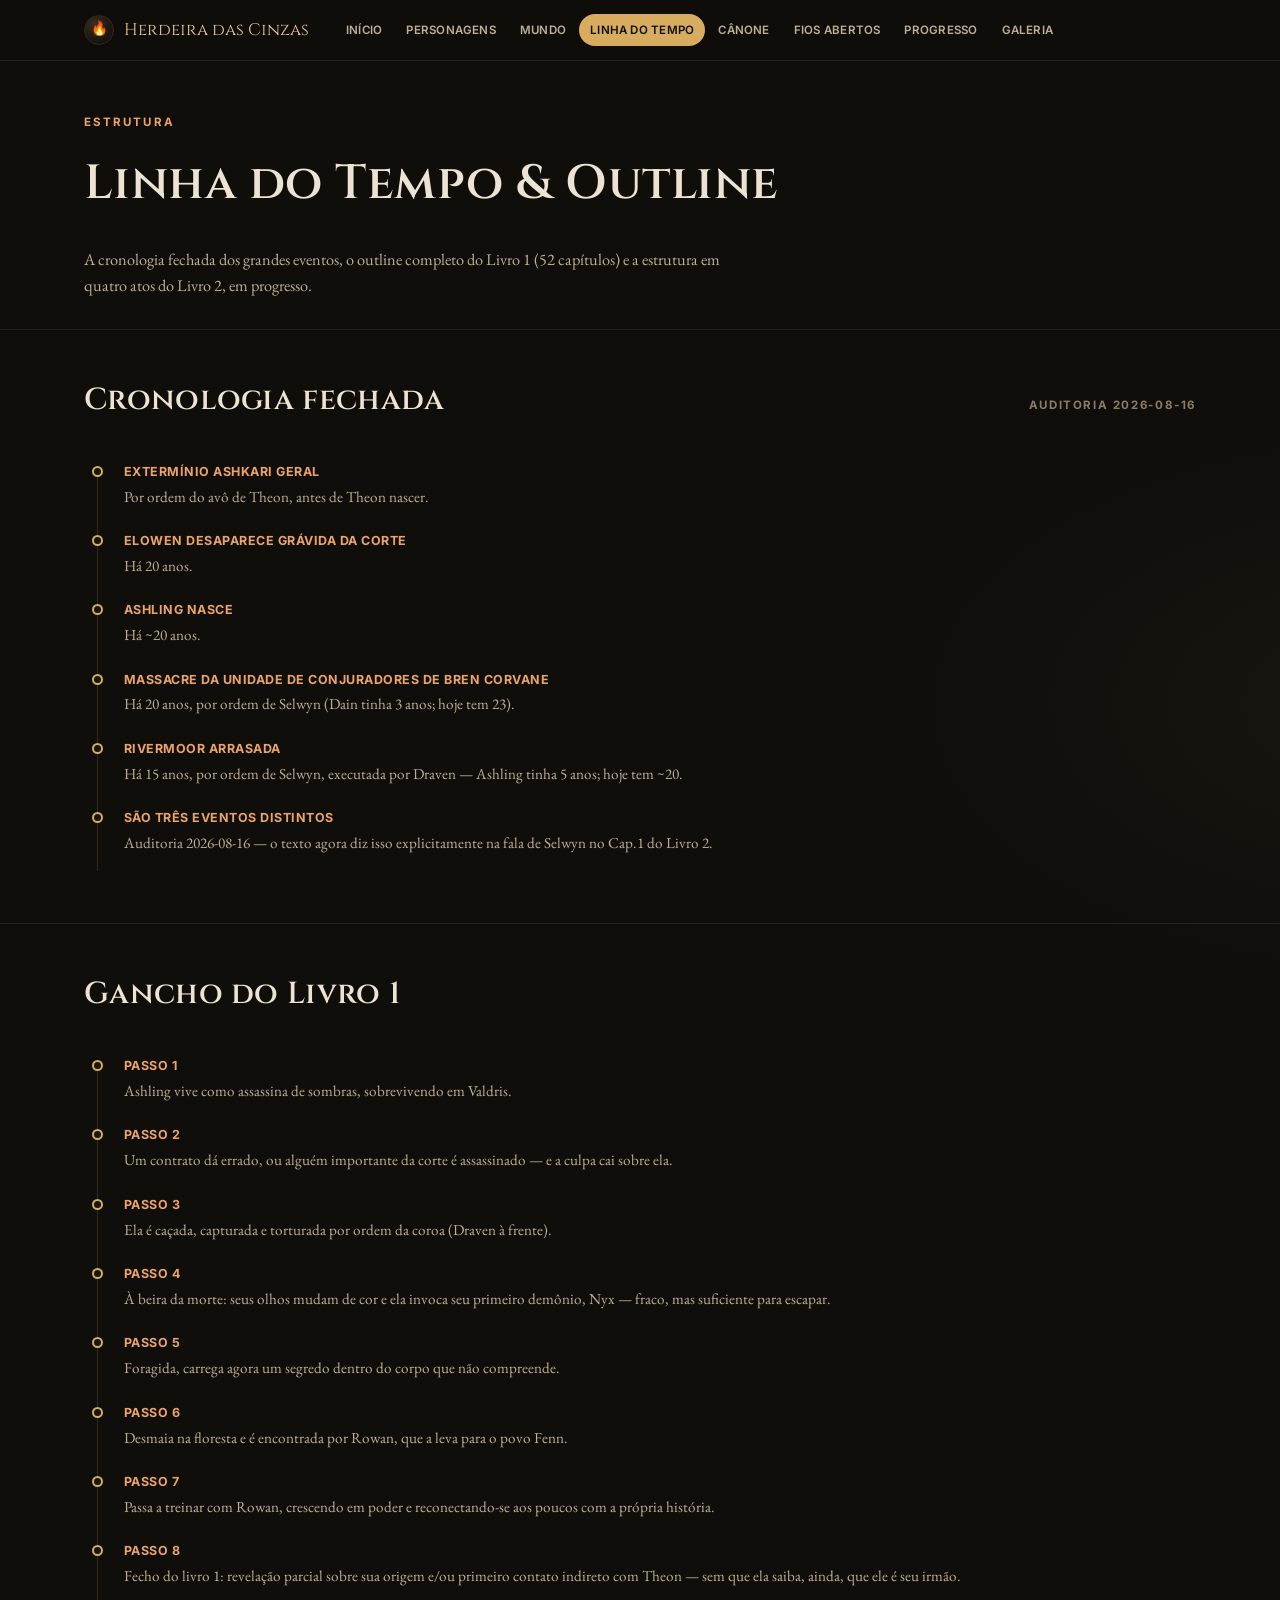
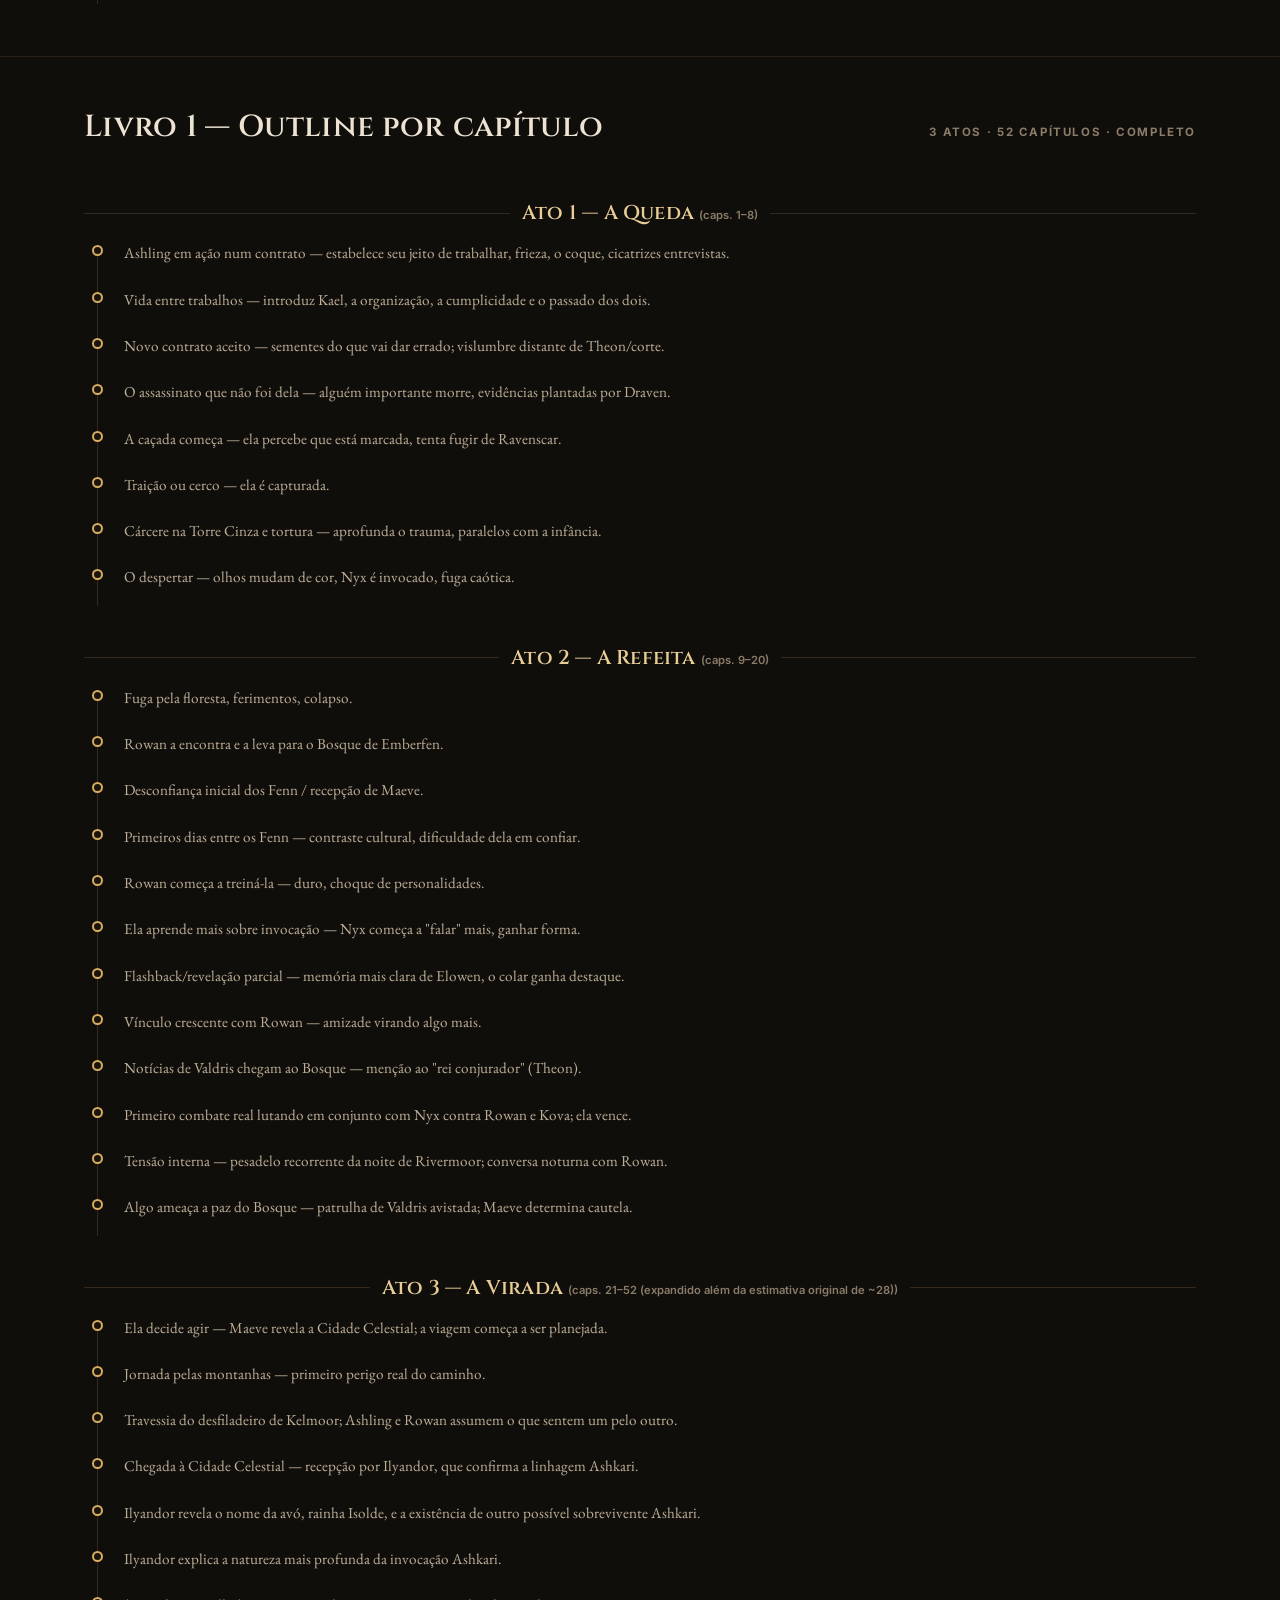
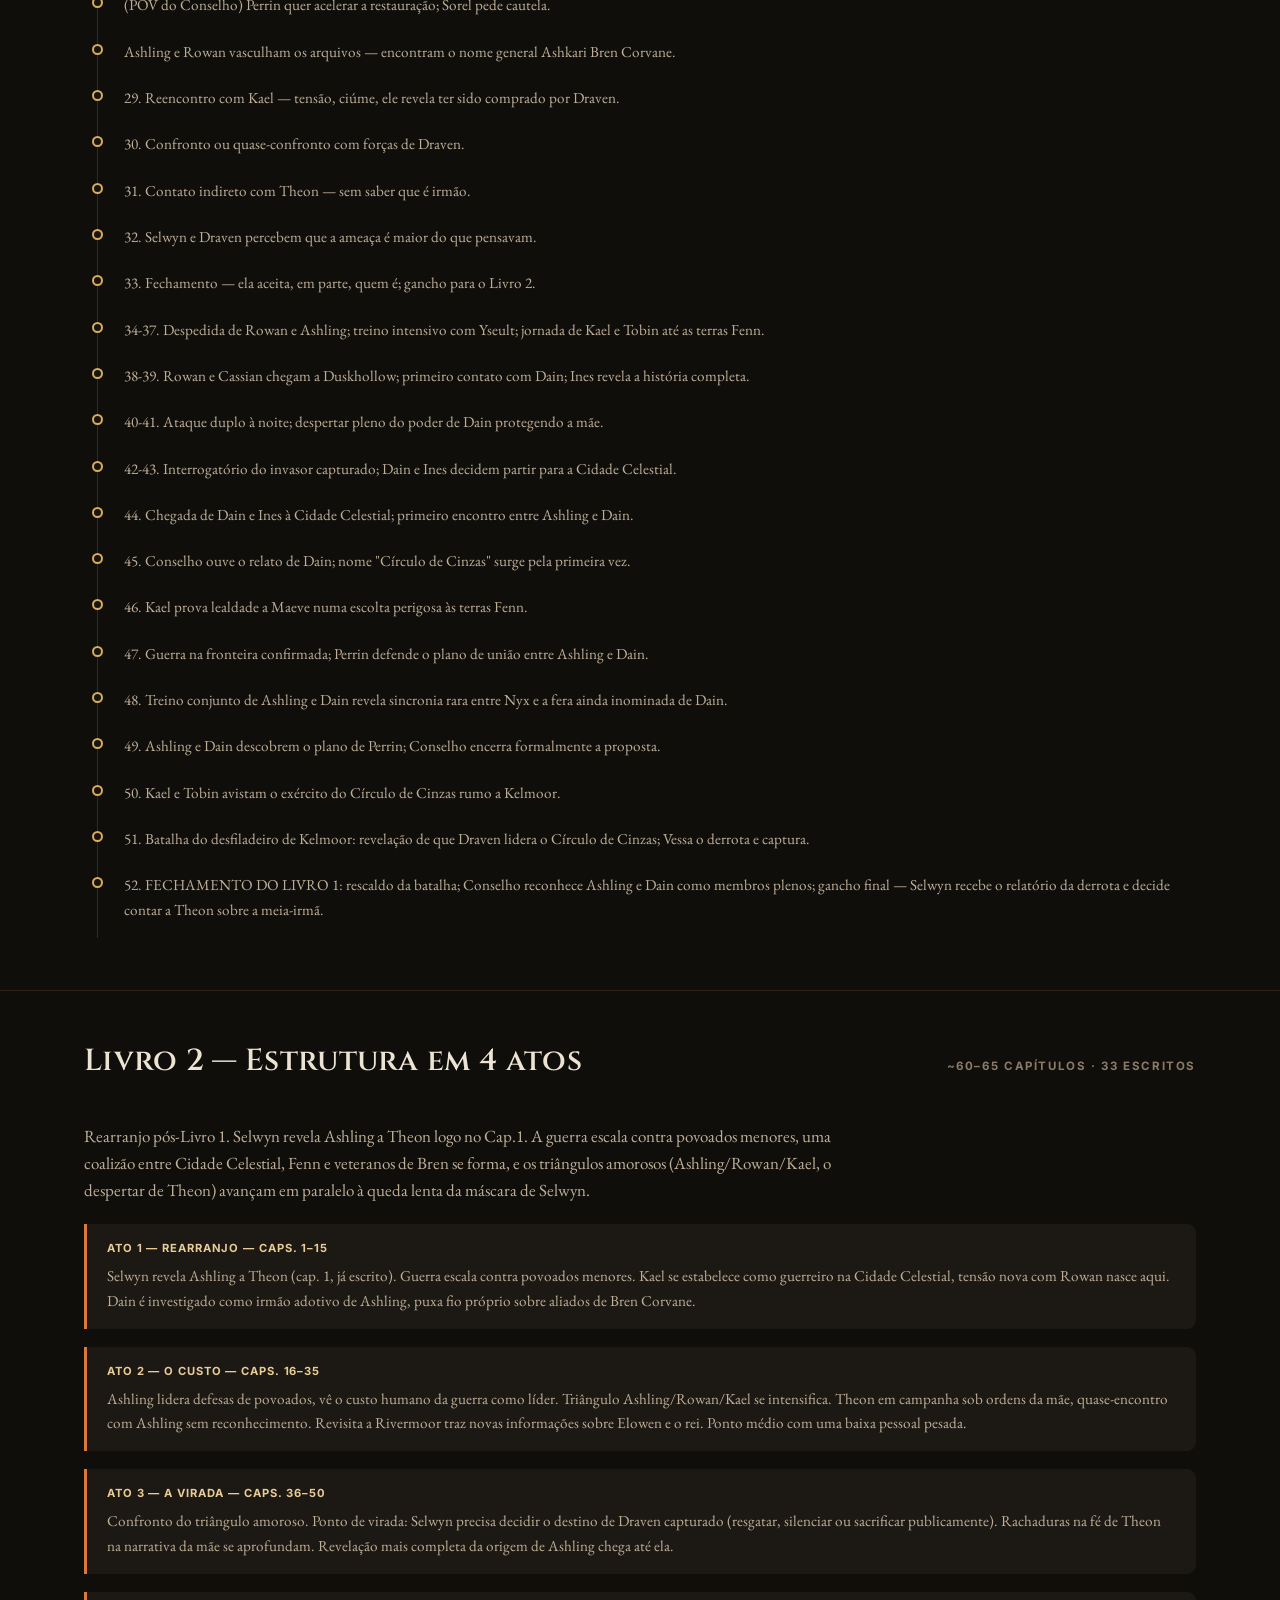
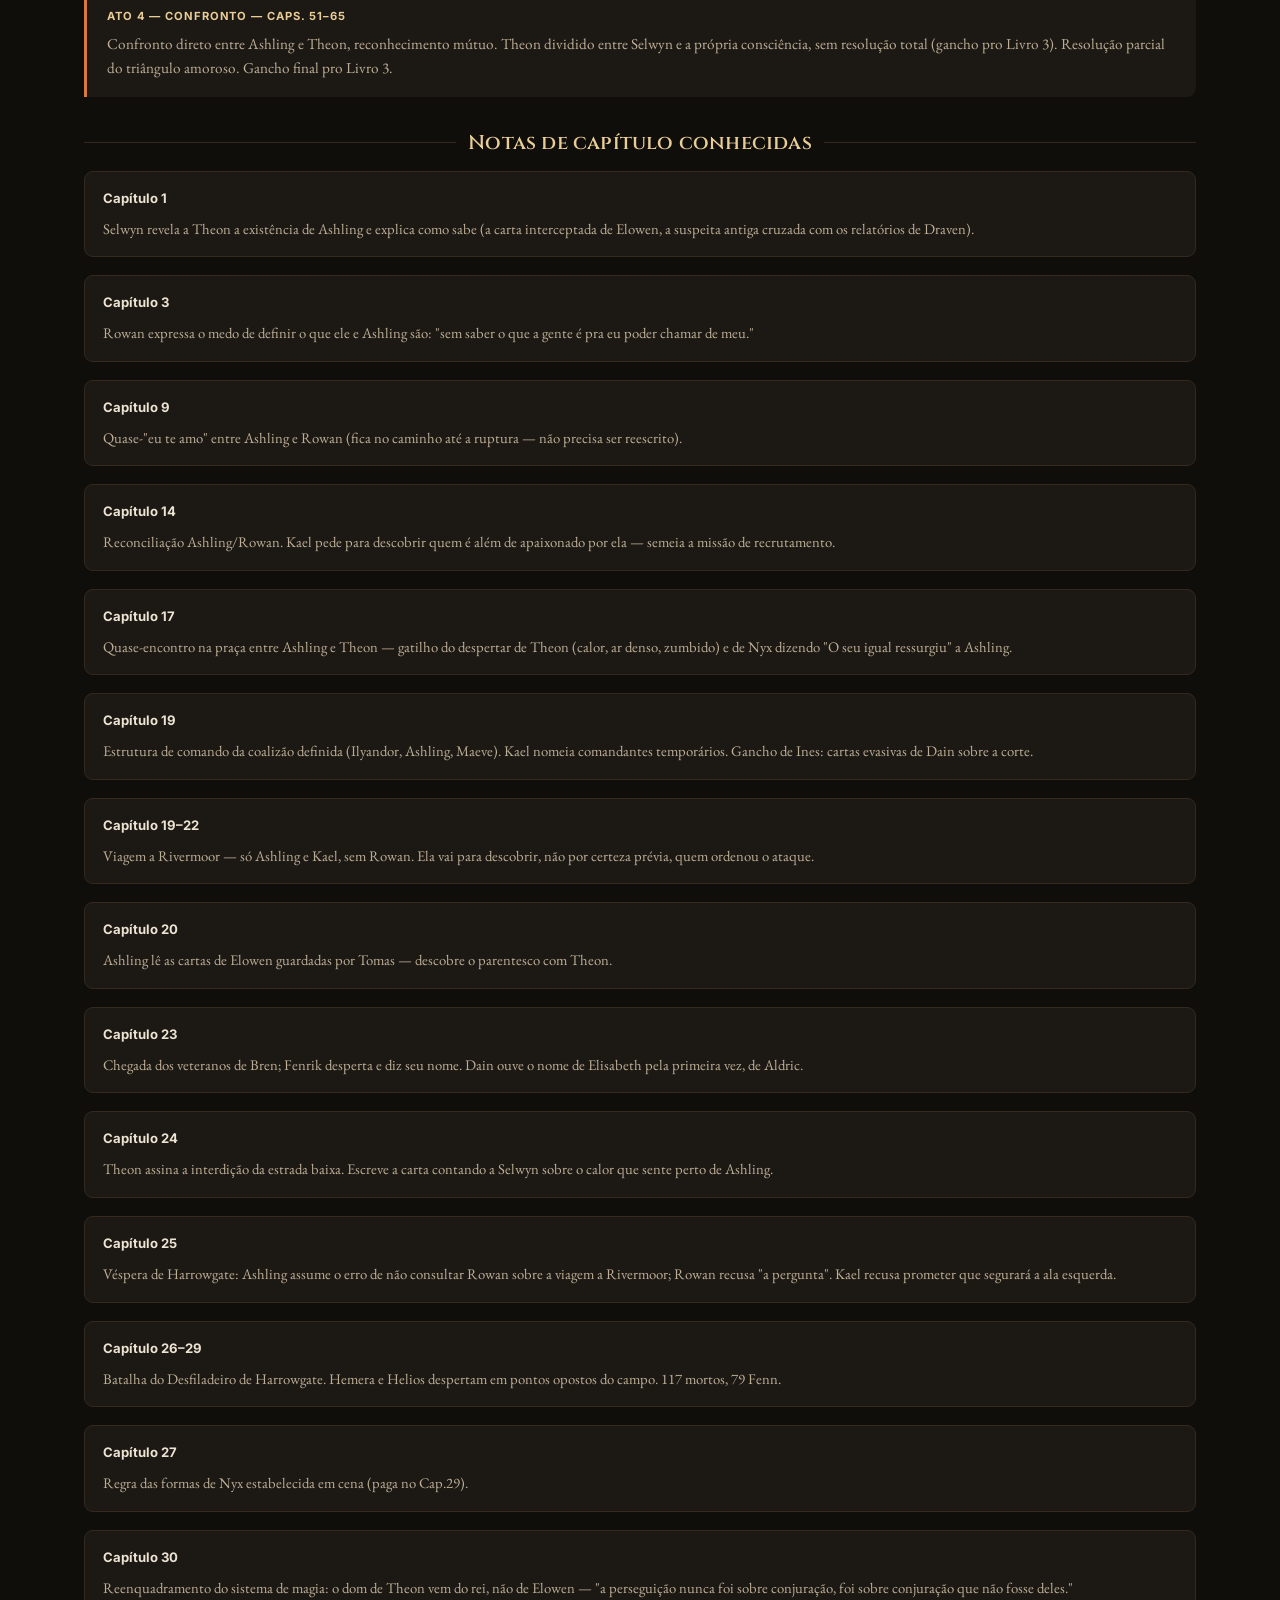
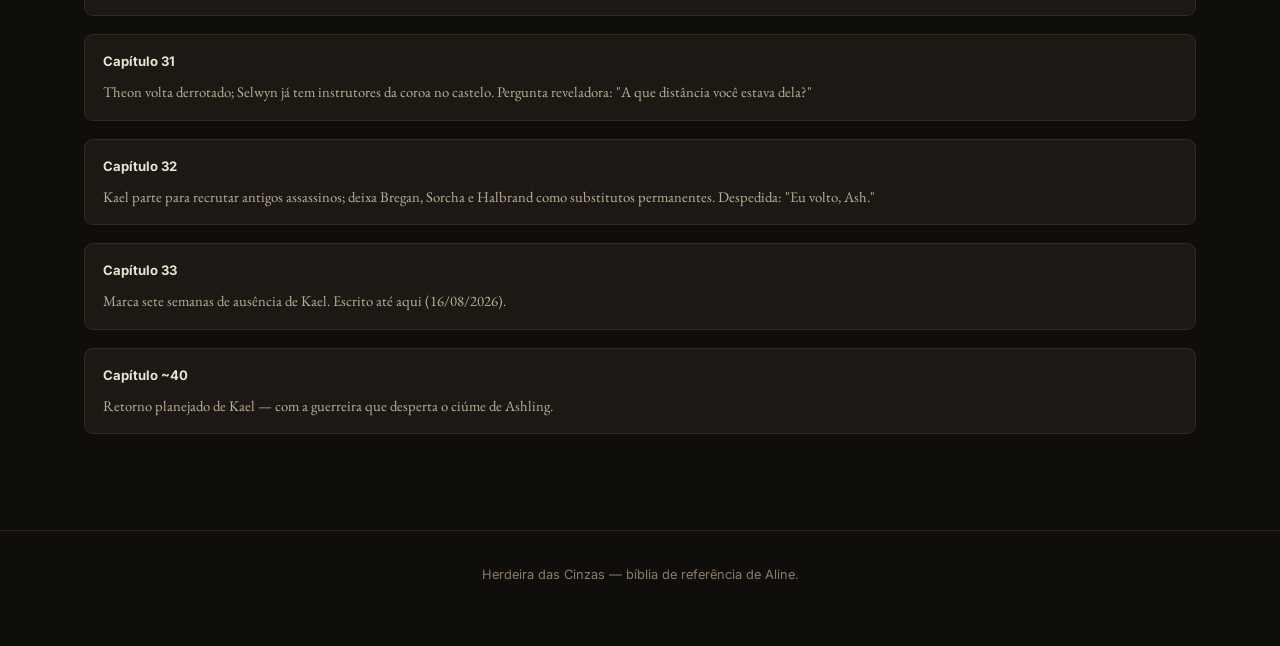
<file: linha-do-tempo.html>
<!doctype html>
<html lang="pt-BR">
<head>
<meta charset="UTF-8">
<meta name="viewport" content="width=device-width, initial-scale=1">
<title>Linha do Tempo — Herdeira das Cinzas</title>
<meta name="description" content="Cronologia, gancho do Livro 1 e outline por capítulo dos dois livros da saga Herdeira das Cinzas.">
<link rel="icon" href="data:image/svg+xml,<svg xmlns=%22http://www.w3.org/2000/svg%22 viewBox=%220 0 100 100%22><text y=%22.9em%22 font-size=%2290%22>🔥</text></svg>">
<link rel="preconnect" href="https://fonts.googleapis.com">
<link href="https://fonts.googleapis.com/css2?family=Cinzel:wght@500;600;700&family=EB+Garamond:ital,wght@0,400;0,500;0,600;1,400&family=Inter:wght@400;500;600;700&display=swap" rel="stylesheet">
<link rel="stylesheet" href="assets/css/styles.css">
</head>
<body data-page="linha-do-tempo">

<header class="topbar">
  <div class="topbar-inner">
    <div class="brand"><span class="glyph">🔥</span> Herdeira das Cinzas</div>
    <nav class="navlinks">
      <a href="index.html" data-page="home">Início</a>
      <a href="personagens.html" data-page="personagens">Personagens</a>
      <a href="mundo.html" data-page="mundo">Mundo</a>
      <a href="linha-do-tempo.html" data-page="linha-do-tempo">Linha do Tempo</a>
      <a href="canone.html" data-page="canone">Cânone</a>
      <a href="fios-abertos.html" data-page="fios-abertos">Fios Abertos</a>
      <a href="progresso.html" data-page="progresso">Progresso</a>
      <a href="galeria.html" data-page="galeria">Galeria</a>
    </nav>
    <button class="nav-toggle" aria-label="Menu">☰</button>
  </div>
</header>

<section class="page-head">
  <div class="container">
    <span class="eyebrow">Estrutura</span>
    <h1>Linha do Tempo &amp; Outline</h1>
    <p class="lede">A cronologia fechada dos grandes eventos, o outline completo do Livro 1 (52 capítulos) e a estrutura em quatro atos do Livro 2, em progresso.</p>
  </div>
</section>

<section class="section">
  <div class="container">
    <div class="section-head"><h2>Cronologia fechada</h2><span class="tag">auditoria 2026-08-16</span></div>
    <ul class="tl" id="chronology-list" style="list-style:none;"></ul>
  </div>
</section>

<hr class="rule">

<section class="section">
  <div class="container">
    <div class="section-head"><h2>Gancho do Livro 1</h2></div>
    <ol class="tl" id="hook-list" style="list-style:none;"></ol>
  </div>
</section>

<hr class="rule">

<section class="section">
  <div class="container">
    <div class="section-head"><h2>Livro 1 — Outline por capítulo</h2><span class="tag">3 atos · 52 capítulos · completo</span></div>
    <div id="book1-outline"></div>
  </div>
</section>

<hr class="rule">

<section class="section">
  <div class="container">
    <div class="section-head"><h2>Livro 2 — Estrutura em 4 atos</h2><span class="tag">~60–65 capítulos · 33 escritos</span></div>
    <p class="prose" id="book2-summary" style="max-width:760px; margin-bottom:20px;"></p>
    <div id="book2-acts"></div>

    <div class="act-head"><div class="line"></div><h3>Notas de capítulo conhecidas</h3><div class="line"></div></div>
    <div class="chapter-list" id="book2-notes"></div>
  </div>
</section>

<footer class="site-footer">
  <div class="container">Herdeira das Cinzas — bíblia de referência de Aline.</div>
</footer>

<script src="assets/js/data.js"></script>
<script src="assets/js/app.js"></script>
<script>
(function(){
  const chronoList = document.getElementById('chronology-list');
  SITE_DATA.chronology.forEach(c => {
    const li = document.createElement('li');
    li.innerHTML = `<b>${c.event}</b><p>${c.when}</p>`;
    chronoList.appendChild(li);
  });

  const hookList = document.getElementById('hook-list');
  SITE_DATA.timelineHookBook1.forEach((t, i) => {
    const li = document.createElement('li');
    li.innerHTML = `<b>Passo ${i+1}</b><p>${t}</p>`;
    hookList.appendChild(li);
  });

  const b1Box = document.getElementById('book1-outline');
  SITE_DATA.book1Outline.forEach(act => {
    const head = el('div', 'act-head');
    head.innerHTML = `<div class="line"></div><h3>${act.act} <span style="color:var(--text-faint); font-family:var(--font-ui); font-size:.7rem; text-transform:none; letter-spacing:0;">(${act.range})</span></h3><div class="line"></div>`;
    b1Box.appendChild(head);
    const list = el('ol', 'tl');
    list.style.listStyle = 'none';
    act.chapters.forEach(text => {
      const li = document.createElement('li');
      li.innerHTML = `<p>${text}</p>`;
      list.appendChild(li);
    });
    b1Box.appendChild(list);
  });

  document.getElementById('book2-summary').textContent = SITE_DATA.book2Outline.summary;

  const b2ActsBox = document.getElementById('book2-acts');
  SITE_DATA.book2Outline.acts.forEach(act => {
    const card = el('div', 'callout ember');
    card.style.marginBottom = '14px';
    card.innerHTML = `<span class="callout-title">${act.act} — ${act.range}</span><p>${act.text}</p>`;
    b2ActsBox.appendChild(card);
  });

  const notesBox = document.getElementById('book2-notes');
  SITE_DATA.book2Outline.chapterNotes.forEach(n => {
    const item = el('div', 'canon-item');
    item.innerHTML = `<div class="head"><span class="topic">Capítulo ${n.num}</span></div><p>${n.note}</p>`;
    notesBox.appendChild(item);
  });
})();
</script>
</body>
</html>
</file>
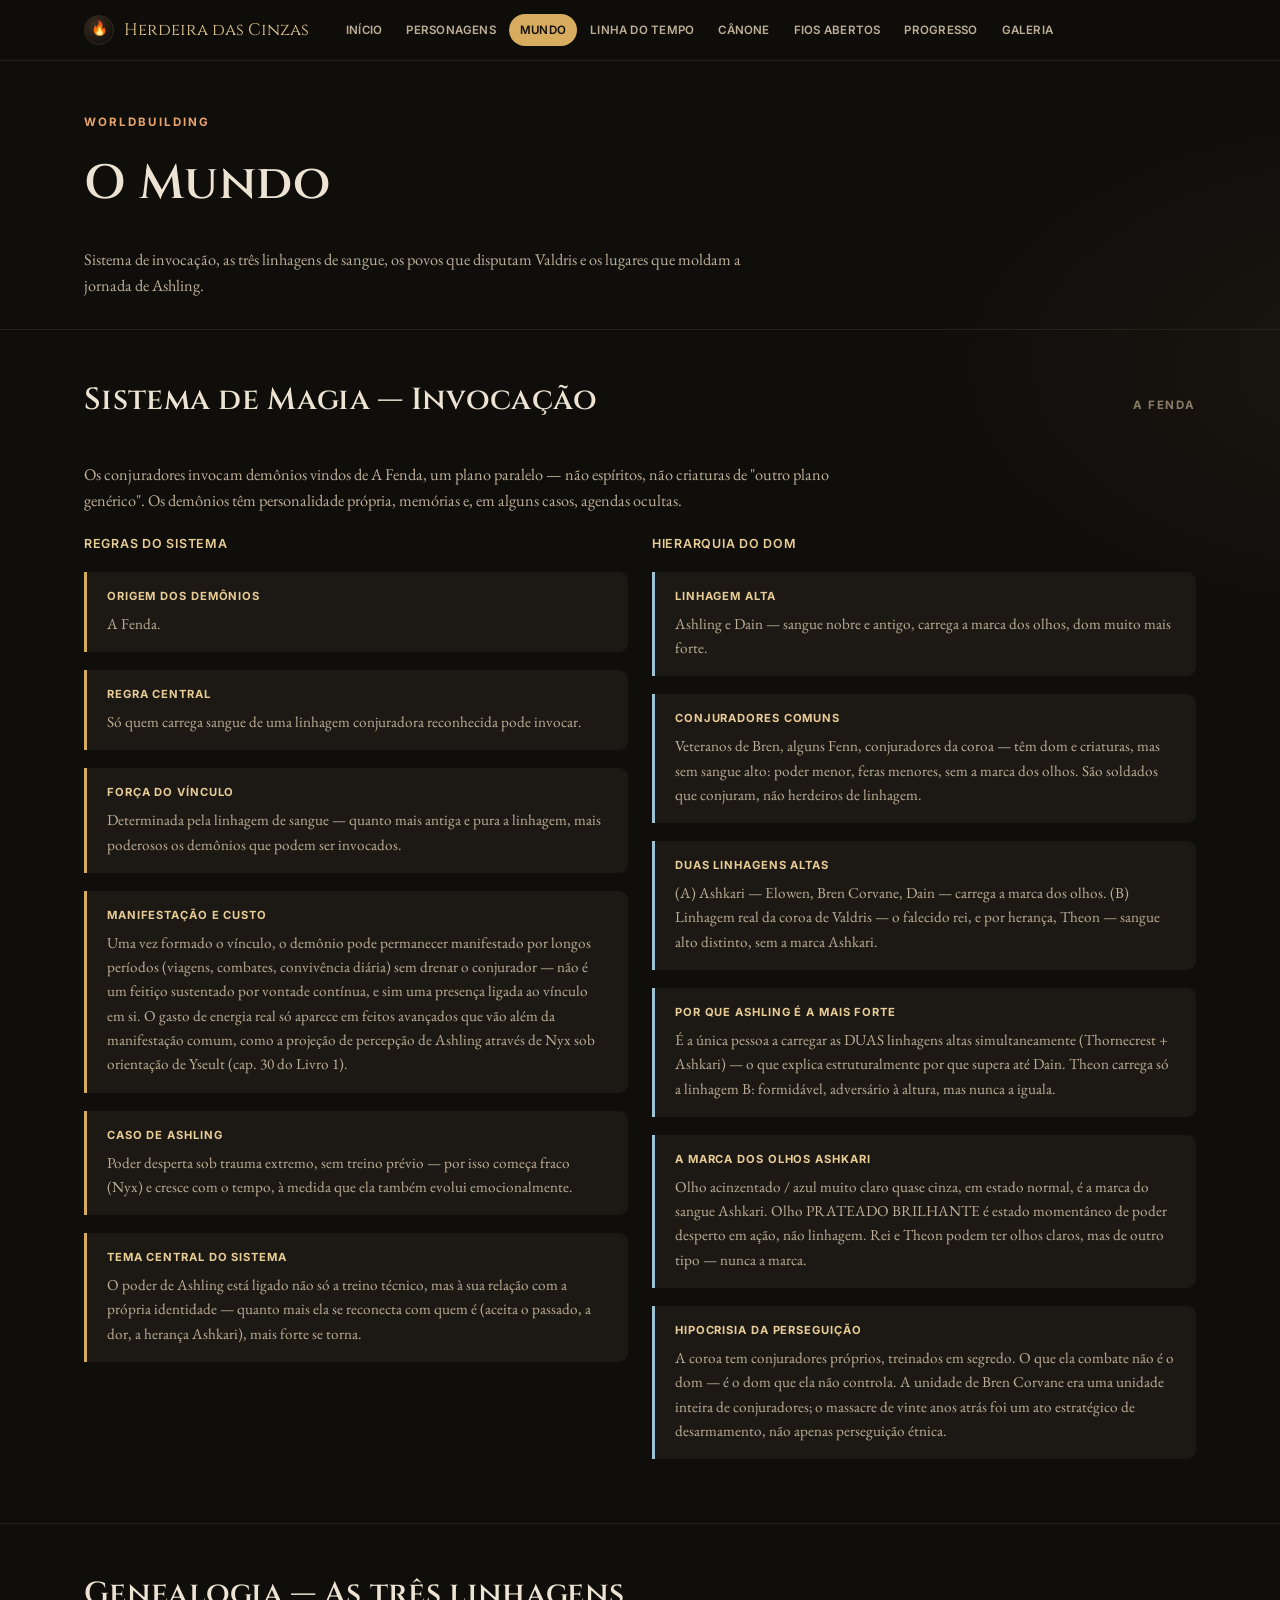
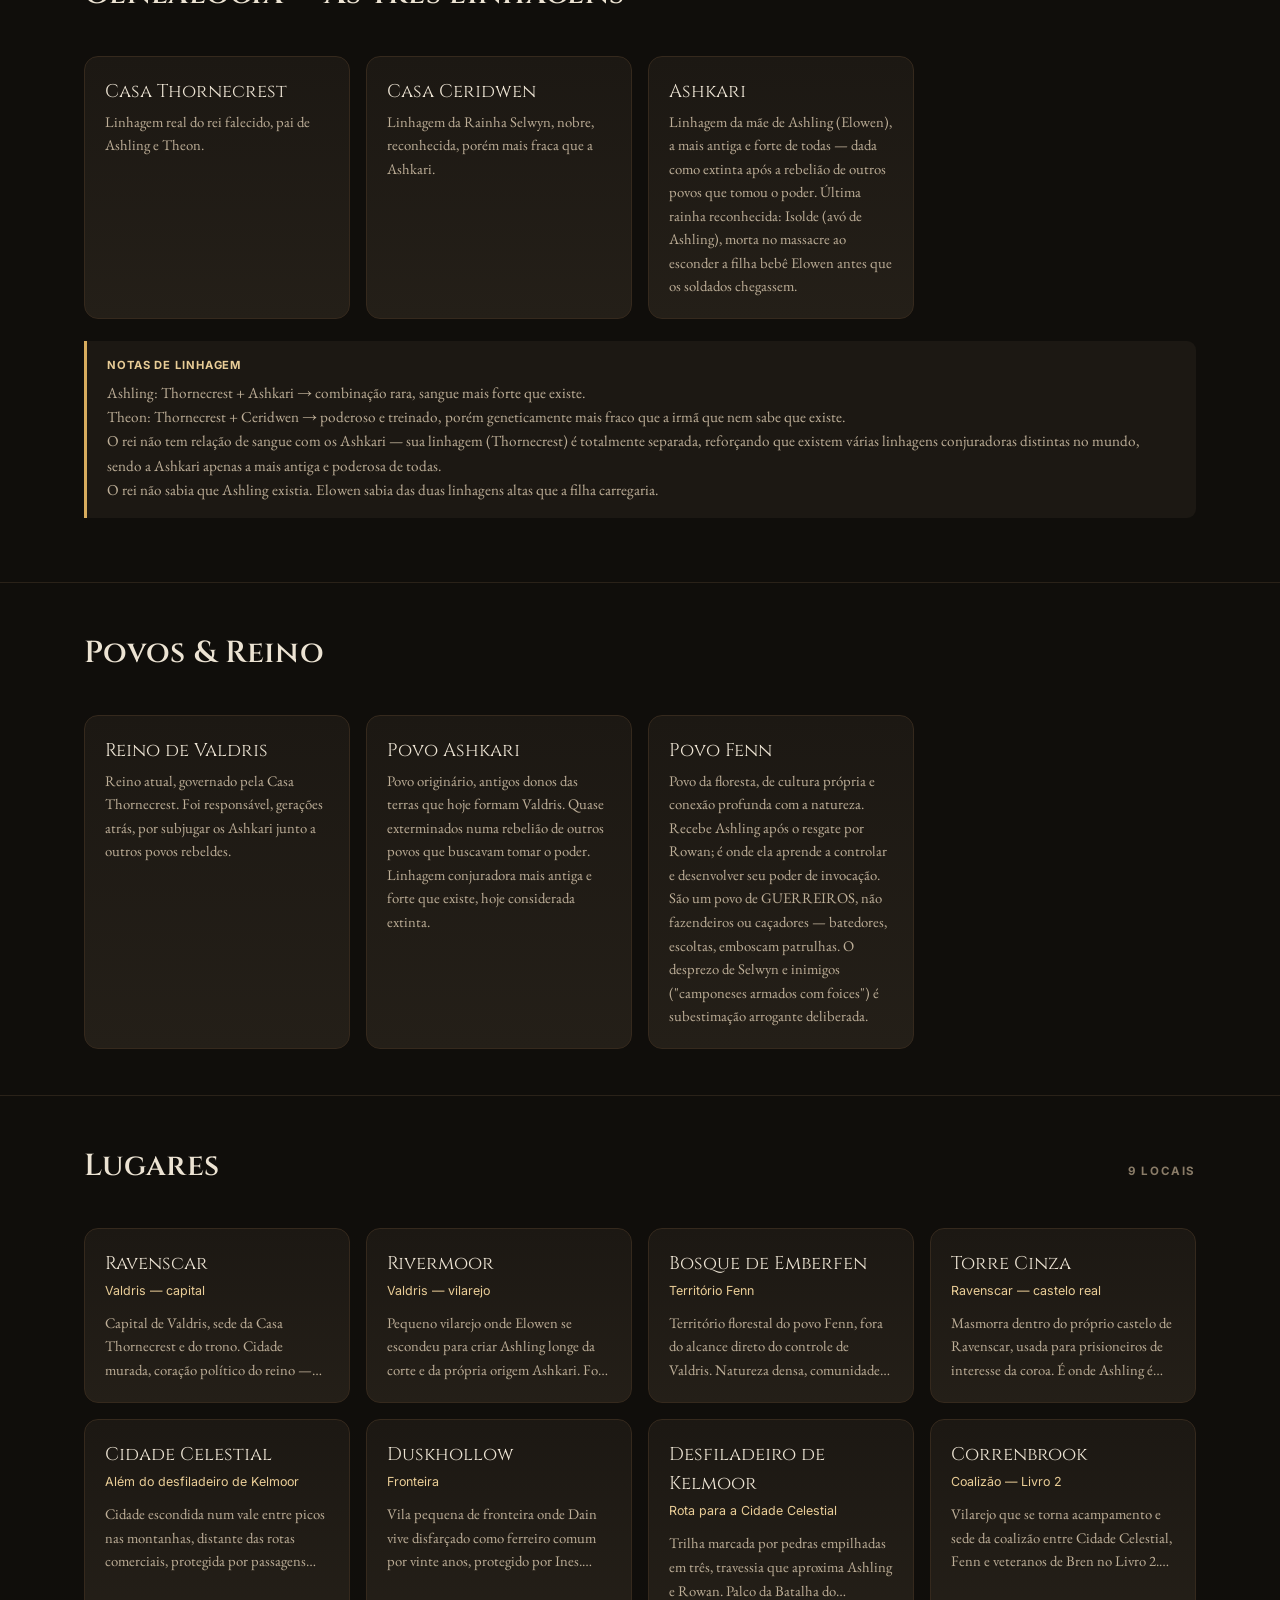
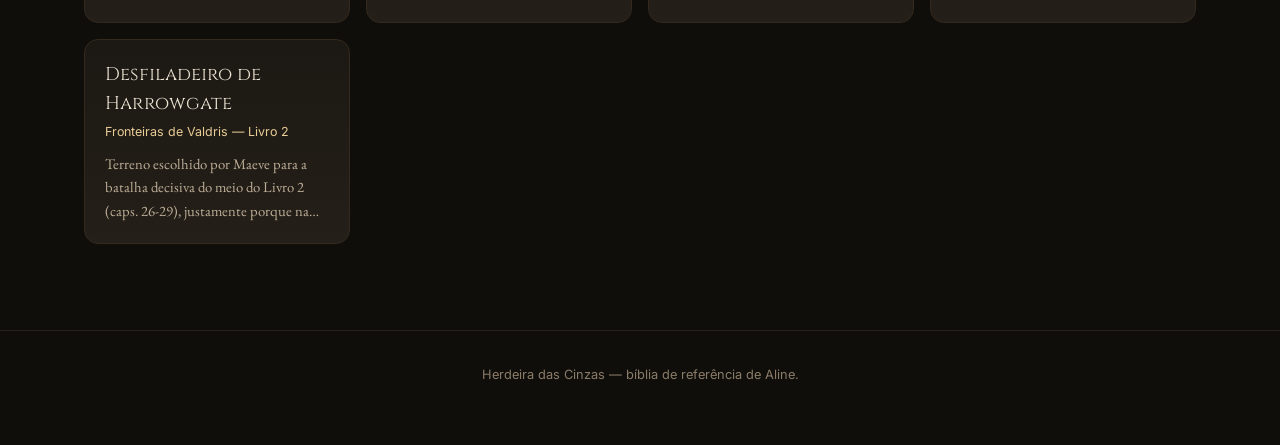
<file: mundo.html>
<!doctype html>
<html lang="pt-BR">
<head>
<meta charset="UTF-8">
<meta name="viewport" content="width=device-width, initial-scale=1">
<title>Mundo — Herdeira das Cinzas</title>
<meta name="description" content="Sistema de magia, genealogia, povos e lugares da saga Herdeira das Cinzas.">
<link rel="icon" href="data:image/svg+xml,<svg xmlns=%22http://www.w3.org/2000/svg%22 viewBox=%220 0 100 100%22><text y=%22.9em%22 font-size=%2290%22>🔥</text></svg>">
<link rel="preconnect" href="https://fonts.googleapis.com">
<link href="https://fonts.googleapis.com/css2?family=Cinzel:wght@500;600;700&family=EB+Garamond:ital,wght@0,400;0,500;0,600;1,400&family=Inter:wght@400;500;600;700&display=swap" rel="stylesheet">
<link rel="stylesheet" href="assets/css/styles.css">
</head>
<body data-page="mundo">

<header class="topbar">
  <div class="topbar-inner">
    <div class="brand"><span class="glyph">🔥</span> Herdeira das Cinzas</div>
    <nav class="navlinks">
      <a href="index.html" data-page="home">Início</a>
      <a href="personagens.html" data-page="personagens">Personagens</a>
      <a href="mundo.html" data-page="mundo">Mundo</a>
      <a href="linha-do-tempo.html" data-page="linha-do-tempo">Linha do Tempo</a>
      <a href="canone.html" data-page="canone">Cânone</a>
      <a href="fios-abertos.html" data-page="fios-abertos">Fios Abertos</a>
      <a href="progresso.html" data-page="progresso">Progresso</a>
      <a href="galeria.html" data-page="galeria">Galeria</a>
    </nav>
    <button class="nav-toggle" aria-label="Menu">☰</button>
  </div>
</header>

<section class="page-head">
  <div class="container">
    <span class="eyebrow">Worldbuilding</span>
    <h1>O Mundo</h1>
    <p class="lede">Sistema de invocação, as três linhagens de sangue, os povos que disputam Valdris e os lugares que moldam a jornada de Ashling.</p>
  </div>
</section>

<section class="section">
  <div class="container">
    <div class="section-head"><h2>Sistema de Magia — Invocação</h2><span class="tag">A Fenda</span></div>
    <div class="prose"><p id="magic-intro"></p></div>
    <div class="two-col" style="margin-top:20px;">
      <div>
        <h3 style="font-size:1rem; color:var(--gold-soft); font-family:var(--font-ui); text-transform:uppercase; letter-spacing:.06em; font-size:.78rem;">Regras do sistema</h3>
        <div id="magic-rules"></div>
      </div>
      <div>
        <h3 style="font-size:1rem; color:var(--gold-soft); font-family:var(--font-ui); text-transform:uppercase; letter-spacing:.06em; font-size:.78rem;">Hierarquia do dom</h3>
        <div id="magic-hierarchy"></div>
      </div>
    </div>
  </div>
</section>

<hr class="rule">

<section class="section">
  <div class="container">
    <div class="section-head"><h2>Genealogia — As três linhagens</h2></div>
    <div class="grid" id="houses-grid" style="grid-template-columns: repeat(auto-fill, minmax(260px,1fr));"></div>
    <div class="callout" style="margin-top:22px;" id="genealogy-notes"></div>
  </div>
</section>

<hr class="rule">

<section class="section">
  <div class="container">
    <div class="section-head"><h2>Povos &amp; Reino</h2></div>
    <div class="grid" id="peoples-grid" style="grid-template-columns: repeat(auto-fill, minmax(260px,1fr));"></div>
  </div>
</section>

<hr class="rule">

<section class="section">
  <div class="container">
    <div class="section-head">
      <h2>Lugares</h2>
      <span class="tag" id="places-count"></span>
    </div>
    <div class="grid" id="places-grid"></div>
  </div>
</section>

<footer class="site-footer">
  <div class="container">Herdeira das Cinzas — bíblia de referência de Aline.</div>
</footer>

<script src="assets/js/data.js"></script>
<script src="assets/js/app.js"></script>
<script>
(function(){
  const modal = makeModal();

  document.getElementById('magic-intro').textContent = SITE_DATA.magic.intro;

  const rulesBox = document.getElementById('magic-rules');
  SITE_DATA.magic.rules.forEach(r => {
    const c = el('div', 'callout');
    c.innerHTML = `<span class="callout-title">${r.title}</span><p>${r.text}</p>`;
    rulesBox.appendChild(c);
  });

  const hierBox = document.getElementById('magic-hierarchy');
  SITE_DATA.magic.hierarchy.forEach(r => {
    const c = el('div', 'callout frost');
    c.innerHTML = `<span class="callout-title">${r.title}</span><p>${r.text}</p>`;
    hierBox.appendChild(c);
  });

  const housesGrid = document.getElementById('houses-grid');
  SITE_DATA.houses.forEach(h => {
    const card = el('div', 'card');
    card.style.cursor = 'default';
    card.innerHTML = `<div class="name">${h.name}</div><div class="desc" style="-webkit-line-clamp: unset;">${h.text}</div>`;
    housesGrid.appendChild(card);
  });

  document.getElementById('genealogy-notes').innerHTML =
    '<span class="callout-title">Notas de linhagem</span>' +
    SITE_DATA.genealogyNotes.map(n => `<p>${n}</p>`).join('');

  const peoplesGrid = document.getElementById('peoples-grid');
  SITE_DATA.peoples.forEach(p => {
    const card = el('div', 'card');
    card.style.cursor = 'default';
    card.innerHTML = `<div class="name">${p.name}</div><div class="desc" style="-webkit-line-clamp: unset;">${p.text}</div>`;
    peoplesGrid.appendChild(card);
  });

  const placesGrid = document.getElementById('places-grid');
  document.getElementById('places-count').textContent = SITE_DATA.places.length + ' locais';
  SITE_DATA.places.forEach(p => {
    const card = el('div', 'card');
    card.innerHTML = `
      <div class="name">${p.name}</div>
      <div class="role">${p.region}</div>
      <div class="desc">${p.text}</div>
    `;
    card.addEventListener('click', () => {
      modal.open(content => {
        content.innerHTML = `
          <div class="role">${p.region}</div>
          <h2>${p.name}</h2>
          <div class="body-block"><p>${p.text}</p></div>
        `;
      });
    });
    placesGrid.appendChild(card);
  });
})();
</script>
</body>
</html>
</file>
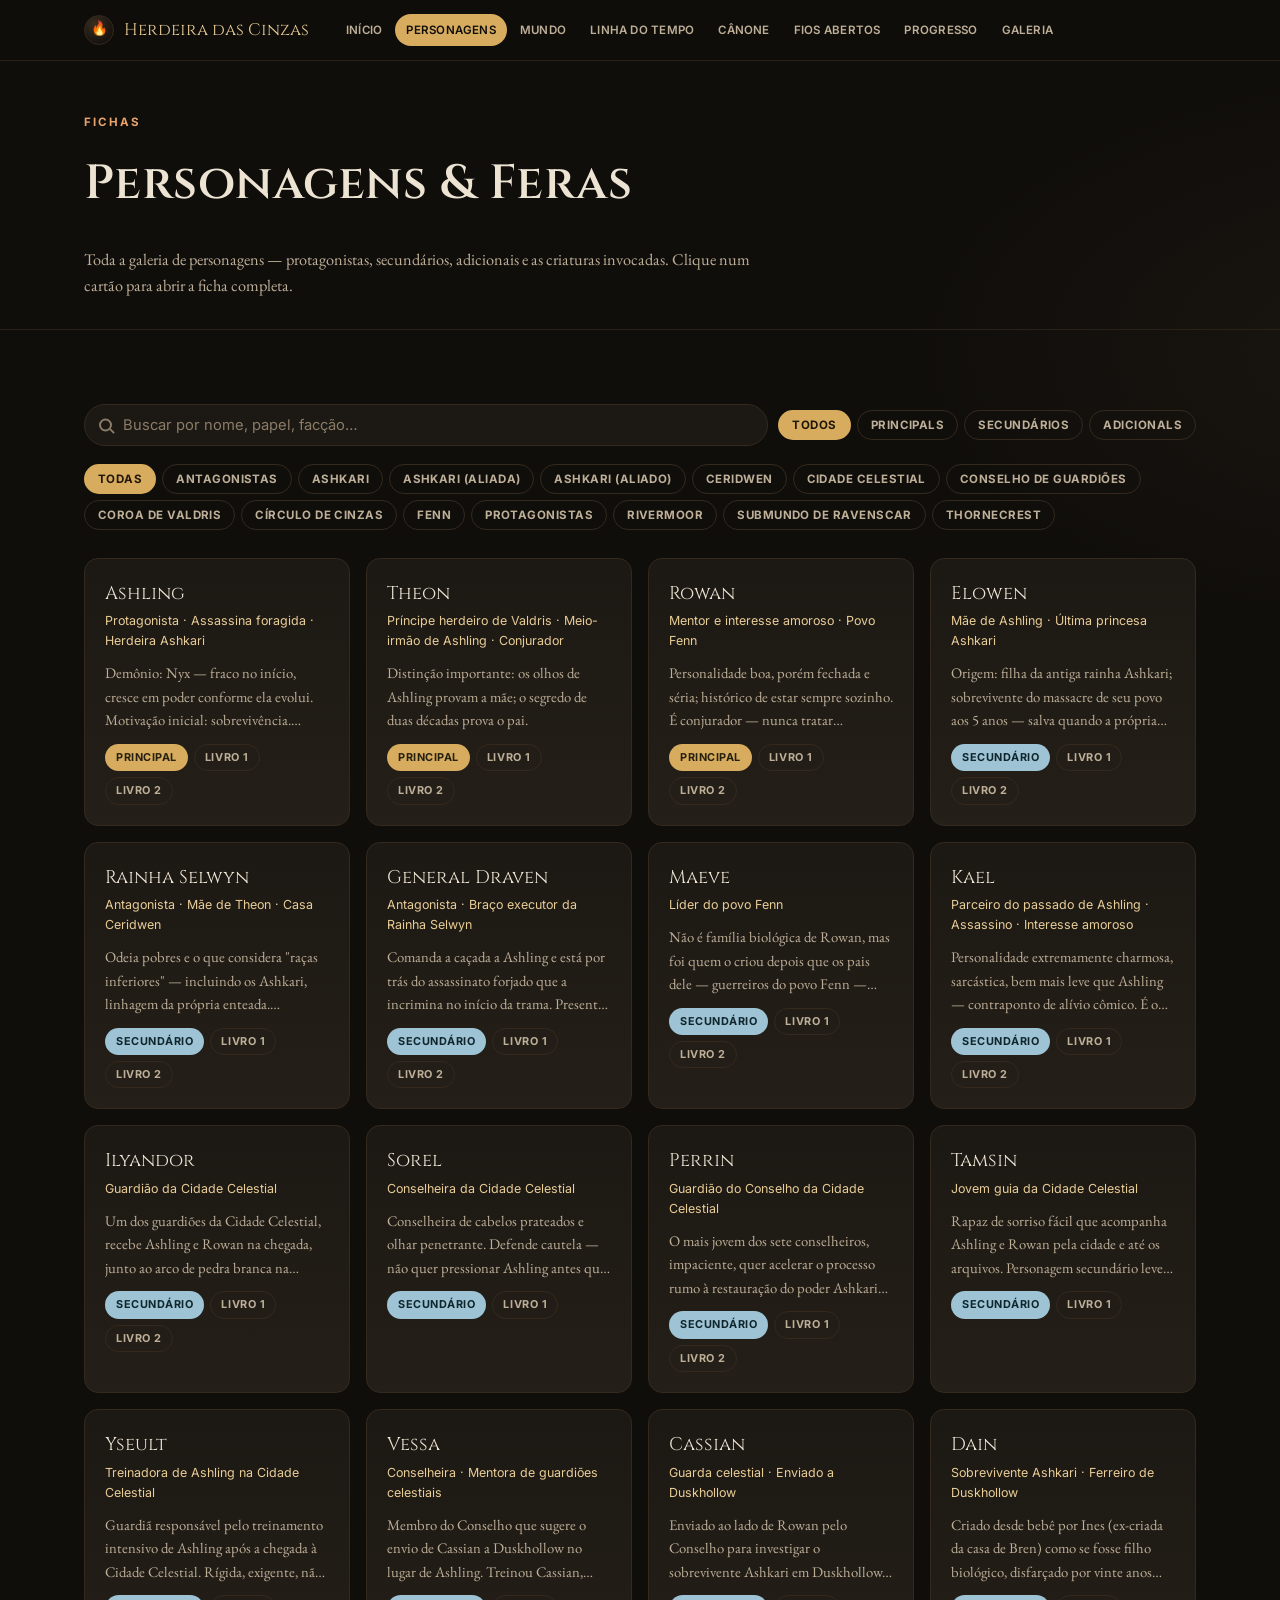
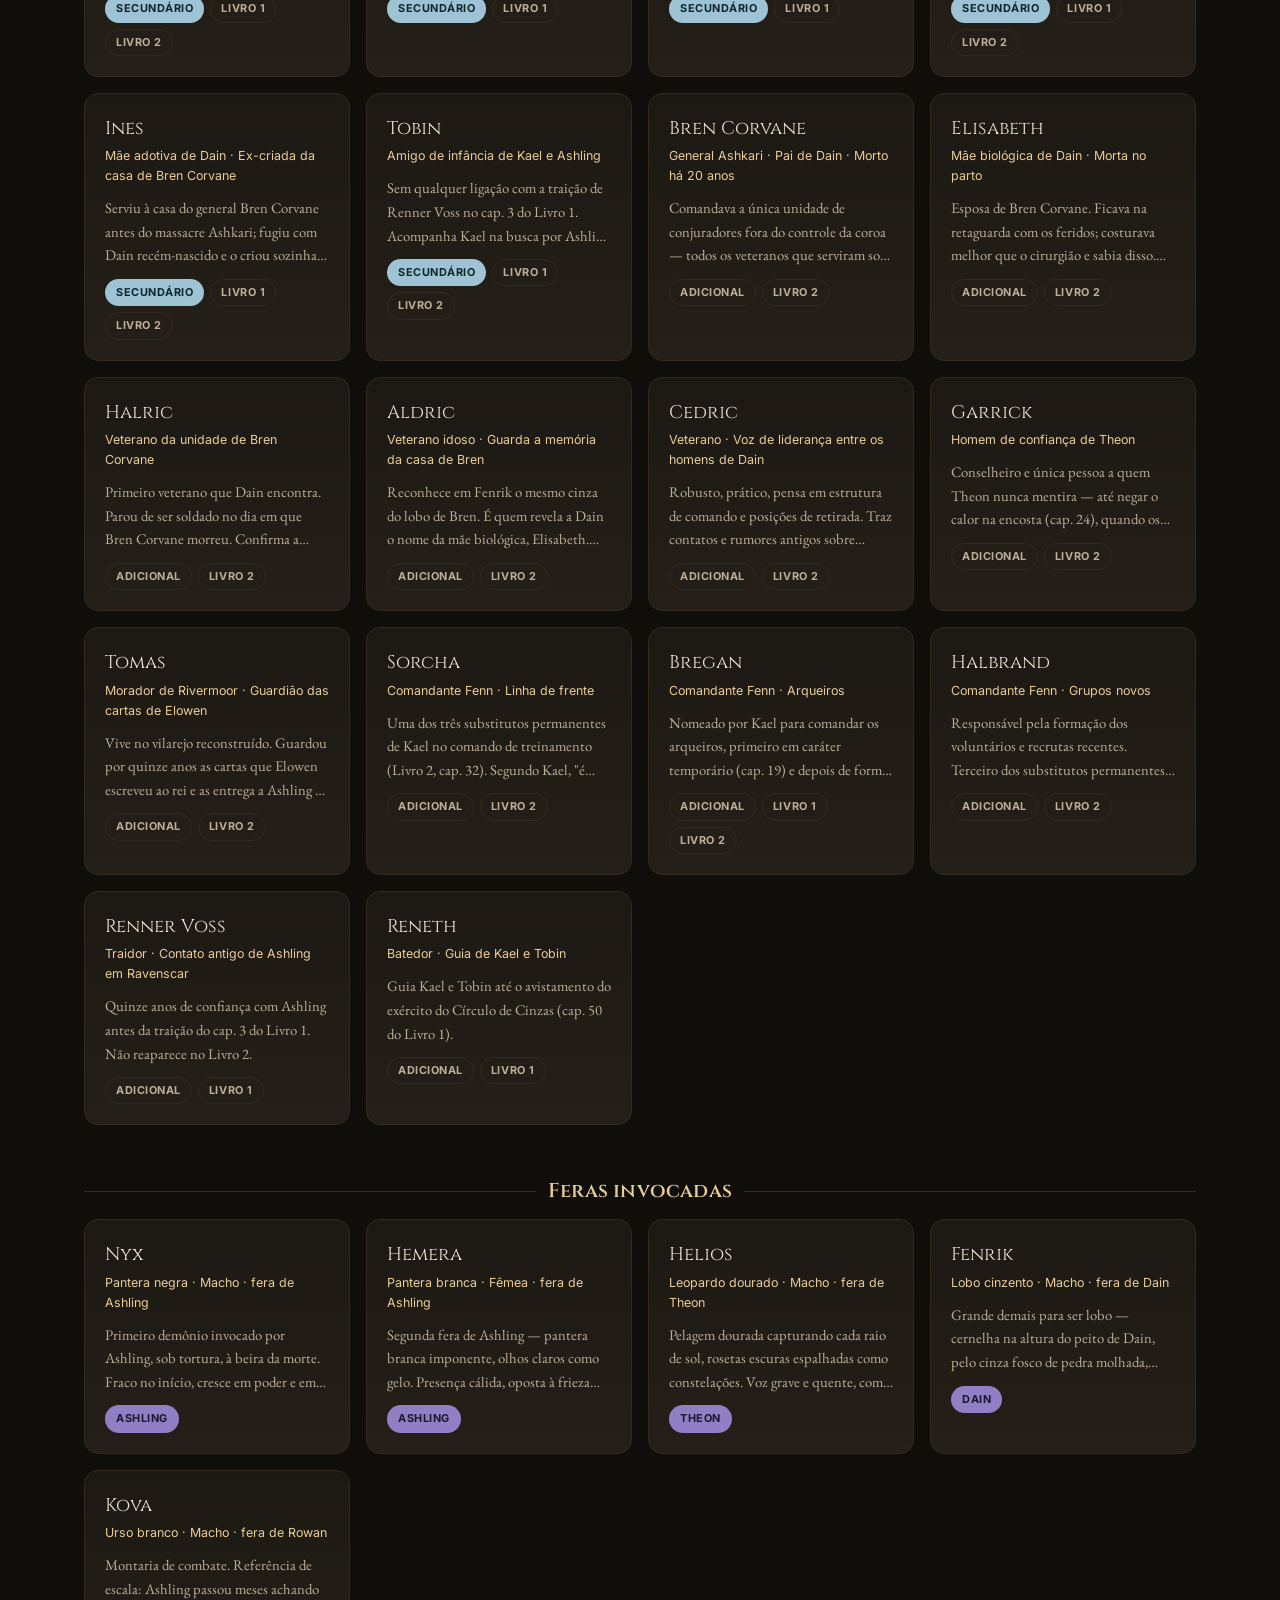
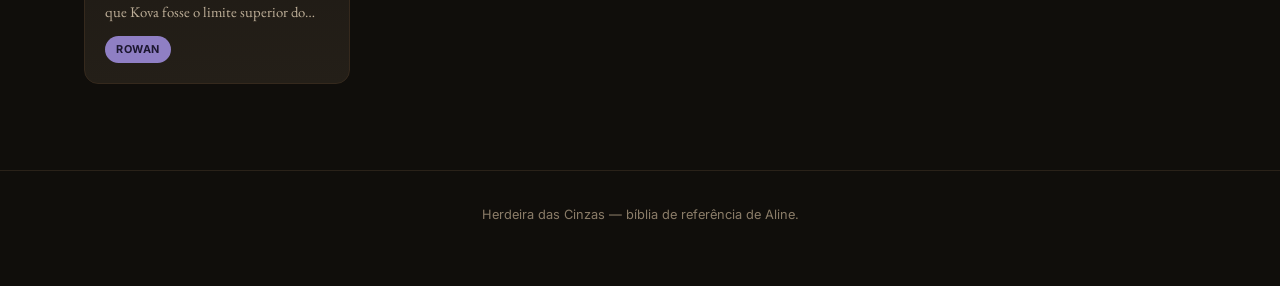
<file: personagens.html>
<!doctype html>
<html lang="pt-BR">
<head>
<meta charset="UTF-8">
<meta name="viewport" content="width=device-width, initial-scale=1">
<title>Personagens — Herdeira das Cinzas</title>
<meta name="description" content="Fichas completas dos personagens e feras da saga Herdeira das Cinzas.">
<link rel="icon" href="data:image/svg+xml,<svg xmlns=%22http://www.w3.org/2000/svg%22 viewBox=%220 0 100 100%22><text y=%22.9em%22 font-size=%2290%22>🔥</text></svg>">
<link rel="preconnect" href="https://fonts.googleapis.com">
<link href="https://fonts.googleapis.com/css2?family=Cinzel:wght@500;600;700&family=EB+Garamond:ital,wght@0,400;0,500;0,600;1,400&family=Inter:wght@400;500;600;700&display=swap" rel="stylesheet">
<link rel="stylesheet" href="assets/css/styles.css">
</head>
<body data-page="personagens">

<header class="topbar">
  <div class="topbar-inner">
    <div class="brand"><span class="glyph">🔥</span> Herdeira das Cinzas</div>
    <nav class="navlinks">
      <a href="index.html" data-page="home">Início</a>
      <a href="personagens.html" data-page="personagens">Personagens</a>
      <a href="mundo.html" data-page="mundo">Mundo</a>
      <a href="linha-do-tempo.html" data-page="linha-do-tempo">Linha do Tempo</a>
      <a href="canone.html" data-page="canone">Cânone</a>
      <a href="fios-abertos.html" data-page="fios-abertos">Fios Abertos</a>
      <a href="progresso.html" data-page="progresso">Progresso</a>
      <a href="galeria.html" data-page="galeria">Galeria</a>
    </nav>
    <button class="nav-toggle" aria-label="Menu">☰</button>
  </div>
</header>

<section class="page-head">
  <div class="container">
    <span class="eyebrow">Fichas</span>
    <h1>Personagens &amp; Feras</h1>
    <p class="lede">Toda a galeria de personagens — protagonistas, secundários, adicionais e as criaturas invocadas. Clique num cartão para abrir a ficha completa.</p>
  </div>
</section>

<section class="section">
  <div class="container">
    <div class="toolbar">
      <div class="search"><input type="text" id="search-input" placeholder="Buscar por nome, papel, facção…"></div>
      <div class="filter-group" id="category-filters"></div>
    </div>
    <div class="toolbar" style="margin-top:-10px;">
      <div class="filter-group" id="faction-filters"></div>
    </div>
    <div class="grid" id="char-grid"></div>
    <div class="empty-state" id="empty-state" style="display:none;">Nenhum personagem encontrado com esse filtro.</div>

    <div class="act-head" style="margin-top:50px;"><div class="line"></div><h3>Feras invocadas</h3><div class="line"></div></div>
    <div class="grid" id="creature-grid"></div>
  </div>
</section>

<footer class="site-footer">
  <div class="container">Herdeira das Cinzas — bíblia de referência de Aline.</div>
</footer>

<script src="assets/js/data.js"></script>
<script src="assets/js/app.js"></script>
<script>
(function(){
  const grid = document.getElementById('char-grid');
  const emptyState = document.getElementById('empty-state');
  const searchInput = document.getElementById('search-input');
  const categoryFilters = document.getElementById('category-filters');
  const factionFilters = document.getElementById('faction-filters');
  const modal = makeModal();

  const categories = ['Todos', 'Principal', 'Secundário', 'Adicional'];
  let activeCategory = 'Todos';
  let activeFaction = 'Todas';

  const allFactions = ['Todas'].concat(
    Array.from(new Set(SITE_DATA.characters.flatMap(c => c.factions || []))).sort()
  );

  function catClass(cat){
    if (cat === 'Principal') return 'gold';
    if (cat === 'Secundário') return 'frost';
    return 'outline';
  }

  function renderFilters(){
    categoryFilters.innerHTML = '';
    categories.forEach(cat => {
      const btn = el('button', 'filter-btn' + (cat === activeCategory ? ' active' : ''), cat === 'Todos' ? 'Todos' : cat + 's');
      btn.addEventListener('click', () => { activeCategory = cat; renderFilters(); renderGrid(); });
      categoryFilters.appendChild(btn);
    });
    factionFilters.innerHTML = '';
    allFactions.forEach(f => {
      const btn = el('button', 'filter-btn' + (f === activeFaction ? ' active' : ''), f);
      btn.addEventListener('click', () => { activeFaction = f; renderFilters(); renderGrid(); });
      factionFilters.appendChild(btn);
    });
  }

  function matches(c){
    const q = searchInput.value.trim().toLowerCase();
    const inCategory = activeCategory === 'Todos' || c.category === activeCategory;
    const inFaction = activeFaction === 'Todas' || (c.factions || []).includes(activeFaction);
    const text = [c.name, c.role, (c.factions||[]).join(' '), (c.tags||[]).join(' ')].join(' ').toLowerCase();
    const inSearch = !q || text.includes(q);
    return inCategory && inFaction && inSearch;
  }

  function renderGrid(){
    grid.innerHTML = '';
    const list = SITE_DATA.characters.filter(matches);
    emptyState.style.display = list.length ? 'none' : 'block';
    list.forEach(c => {
      const card = el('div', 'card');
      card.innerHTML = `
        <div class="name">${c.name}</div>
        <div class="role">${c.role}</div>
        <div class="desc">${(c.bio && c.bio[0]) || ''}</div>
        <div class="tags">
          <span class="chip ${catClass(c.category)}">${c.category}</span>
          ${(c.books||[]).map(b => `<span class="chip outline">Livro ${b}</span>`).join('')}
        </div>
      `;
      card.addEventListener('click', () => openCharacter(c));
      grid.appendChild(card);
    });
  }

  function openCharacter(c){
    modal.open(content => {
      content.innerHTML = `
        <div class="role">${c.role}</div>
        <h2>${c.name}</h2>
        <div class="tags">
          <span class="chip ${catClass(c.category)}">${c.category}</span>
          ${(c.factions||[]).map(f => `<span class="chip outline">${f}</span>`).join('')}
        </div>
        <div class="factsheet">
          ${factsheetRow('Idade', c.age)}
          ${factsheetRow('Altura', c.height)}
          ${factsheetRow('Status', c.status)}
          ${factsheetRow('Linhagem', c.lineage)}
          ${factsheetRow('Fera', c.fera)}
          ${factsheetRow('Livros', (c.books||[]).map(b=>'Livro '+b).join(' · '))}
        </div>
        ${c.appearance ? `<div class="body-block"><h4>Aparência</h4><p>${c.appearance}</p></div>` : ''}
        ${c.marks ? `<div class="body-block"><h4>Marcas</h4><p>${c.marks}</p></div>` : ''}
        <div class="body-block"><h4>Ficha</h4>${(c.bio||[]).map(p => `<p>${p}</p>`).join('')}</div>
      `;
    });
  }

  const creatureGrid = document.getElementById('creature-grid');
  SITE_DATA.creatures.forEach(cr => {
    const card = el('div', 'card');
    card.innerHTML = `
      <div class="name">${cr.name}</div>
      <div class="role">${cr.species} · ${cr.gender} · fera de ${cr.owner}</div>
      <div class="desc">${cr.description}</div>
      <div class="tags"><span class="chip violet">${cr.owner}</span></div>
    `;
    card.addEventListener('click', () => {
      modal.open(content => {
        content.innerHTML = `
          <div class="role">${cr.species} · ${cr.gender}</div>
          <h2>${cr.name}</h2>
          <div class="tags"><span class="chip violet">Fera de ${cr.owner}</span></div>
          <div class="factsheet">
            ${factsheetRow('Dono(a)', cr.owner)}
            ${factsheetRow('Espécie', cr.species)}
            ${factsheetRow('Gênero', cr.gender)}
            ${factsheetRow('Origem', cr.born)}
          </div>
          <div class="body-block"><h4>Descrição</h4><p>${cr.description}</p></div>
          ${cr.power ? `<div class="body-block"><h4>Poder / regra</h4><p>${cr.power}</p></div>` : ''}
          ${cr.quote ? `<div class="callout violet"><span class="callout-title">Fala</span><p>${cr.quote}</p></div>` : ''}
        `;
      });
    });
    creatureGrid.appendChild(card);
  });

  searchInput.addEventListener('input', renderGrid);
  renderFilters();
  renderGrid();
})();
</script>
</body>
</html>
</file>
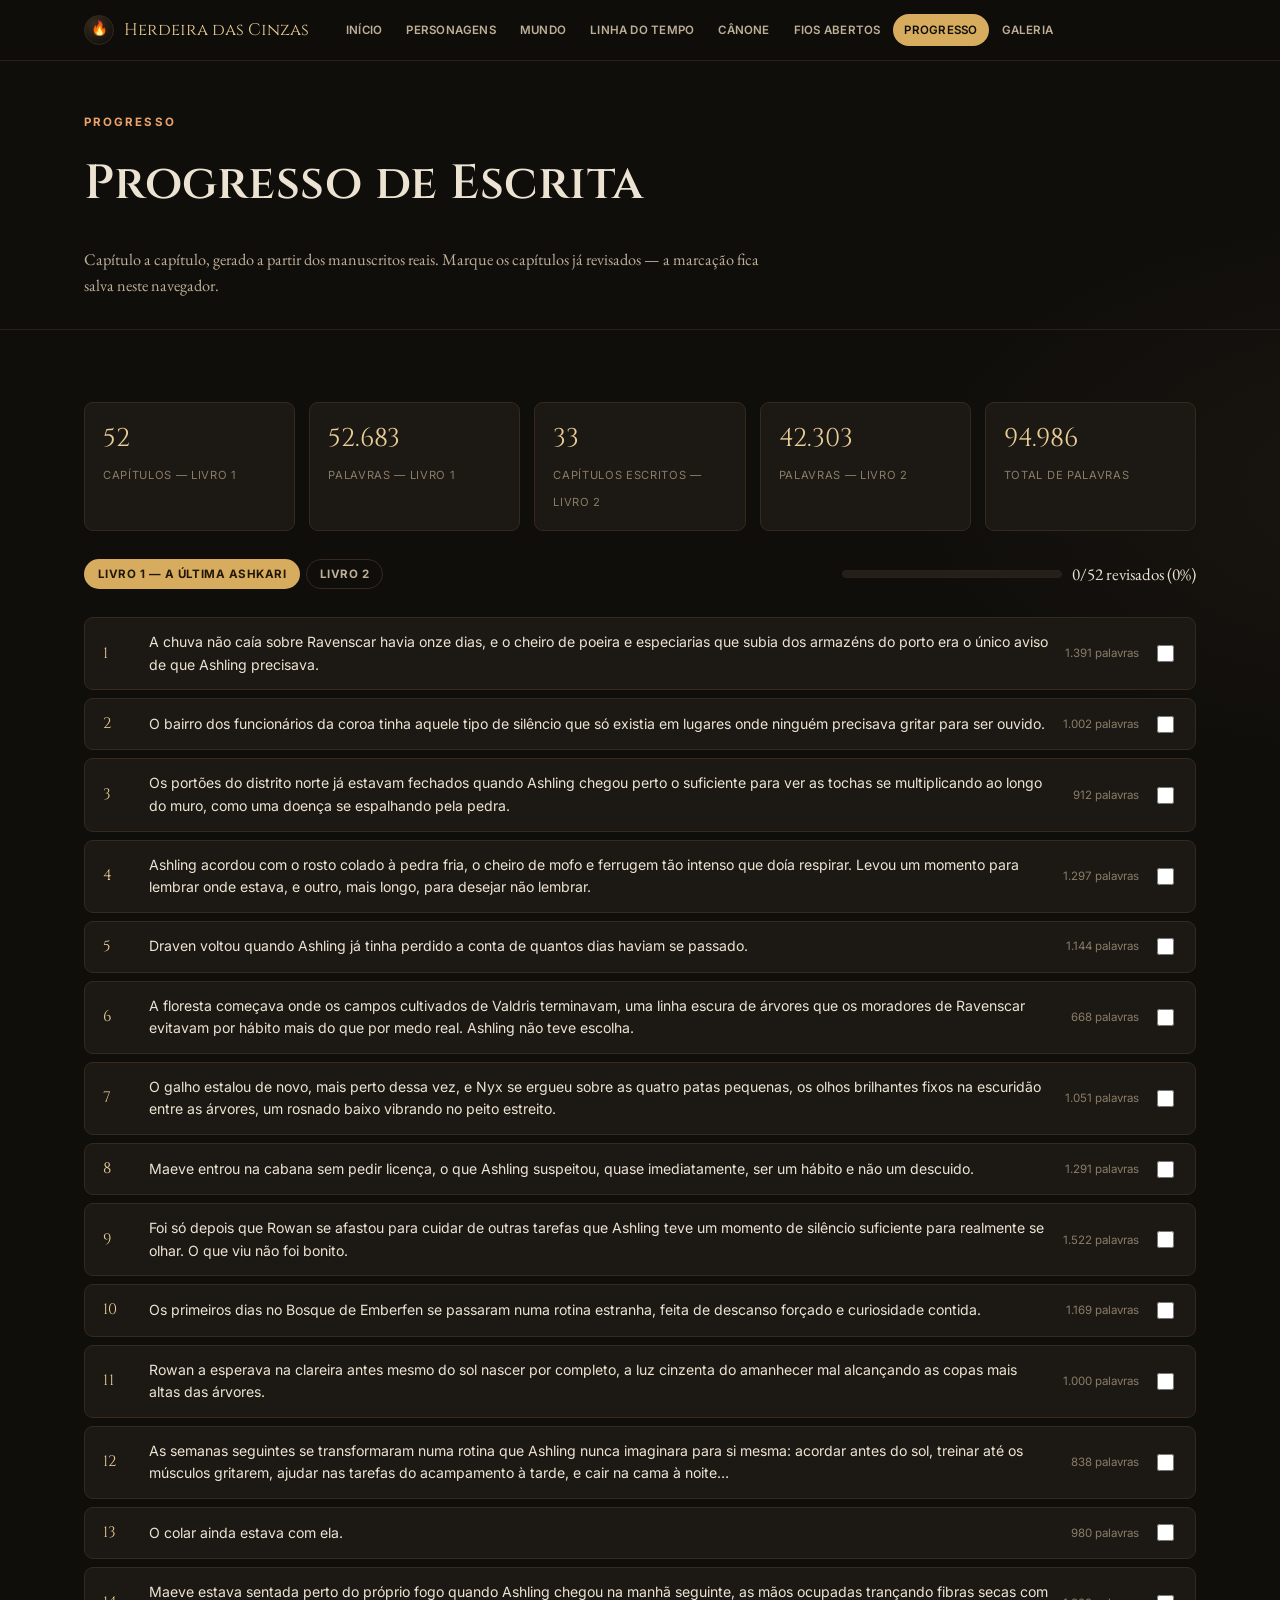
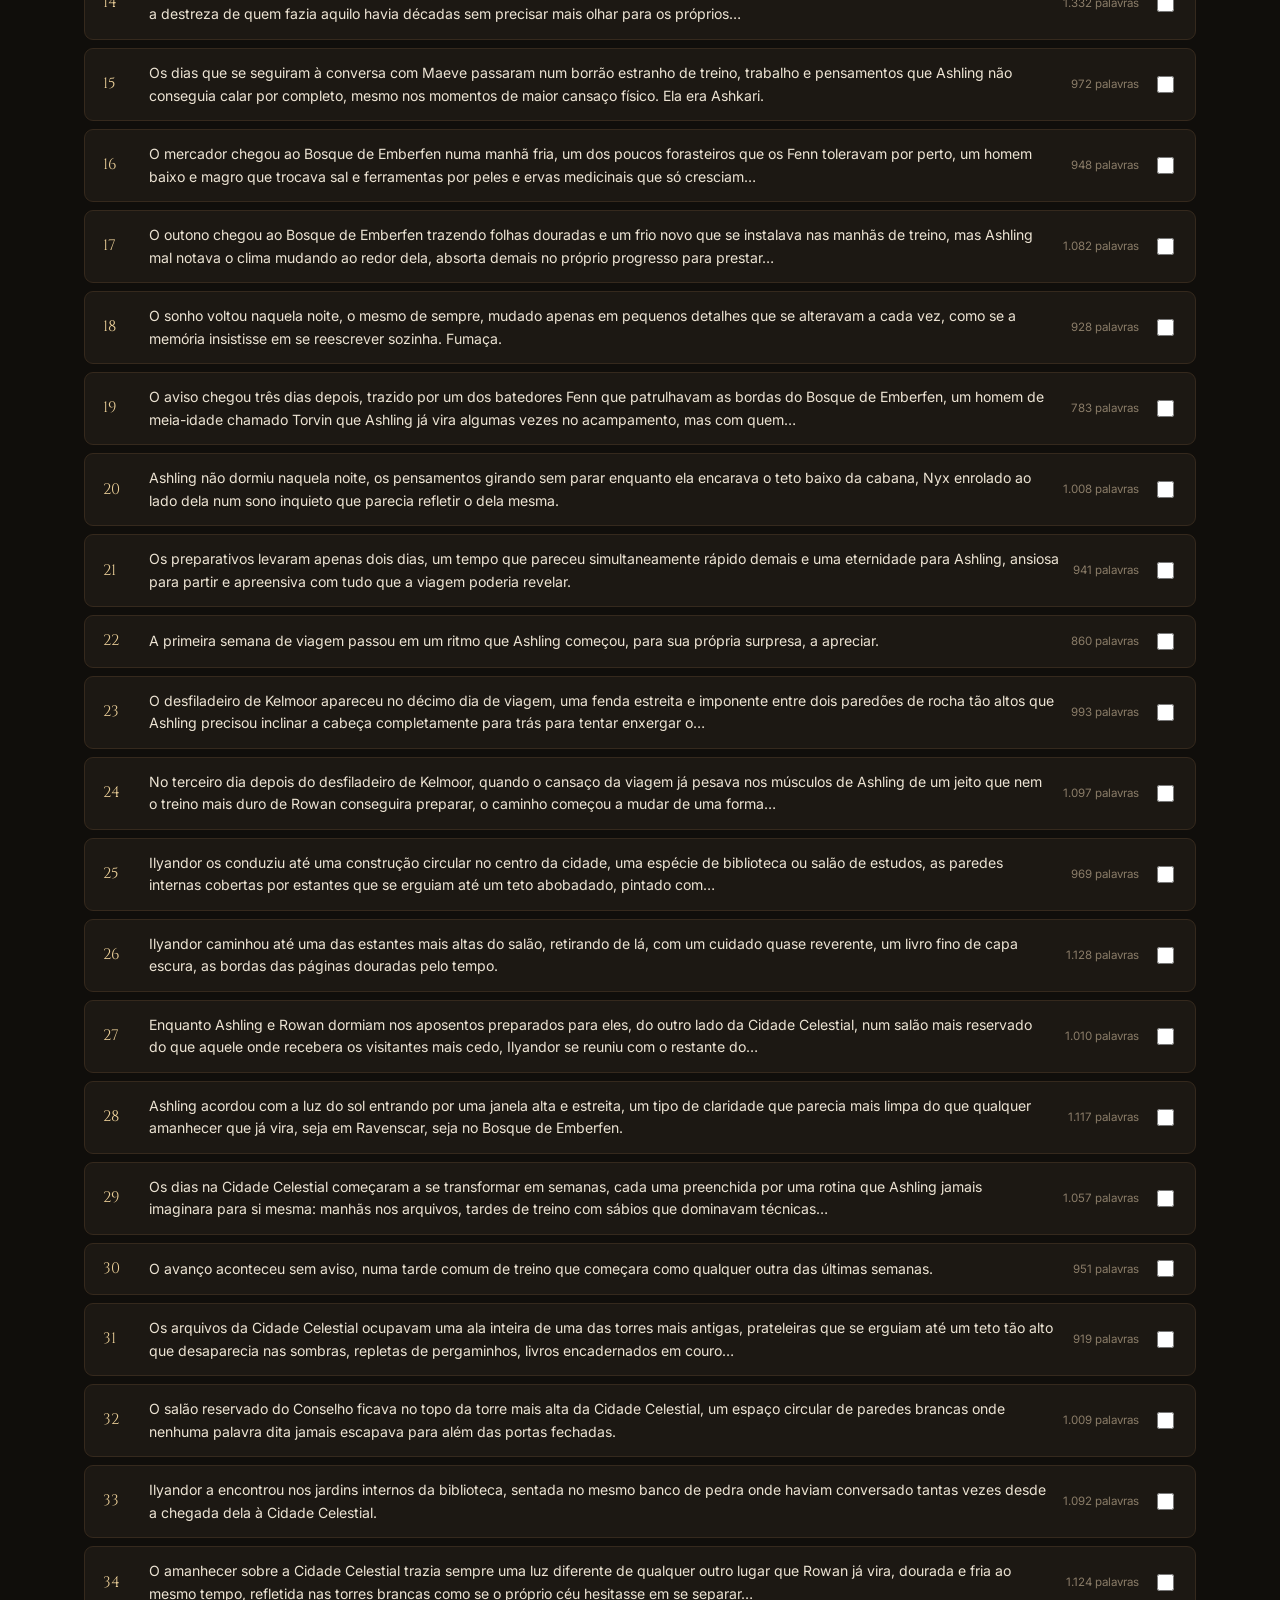
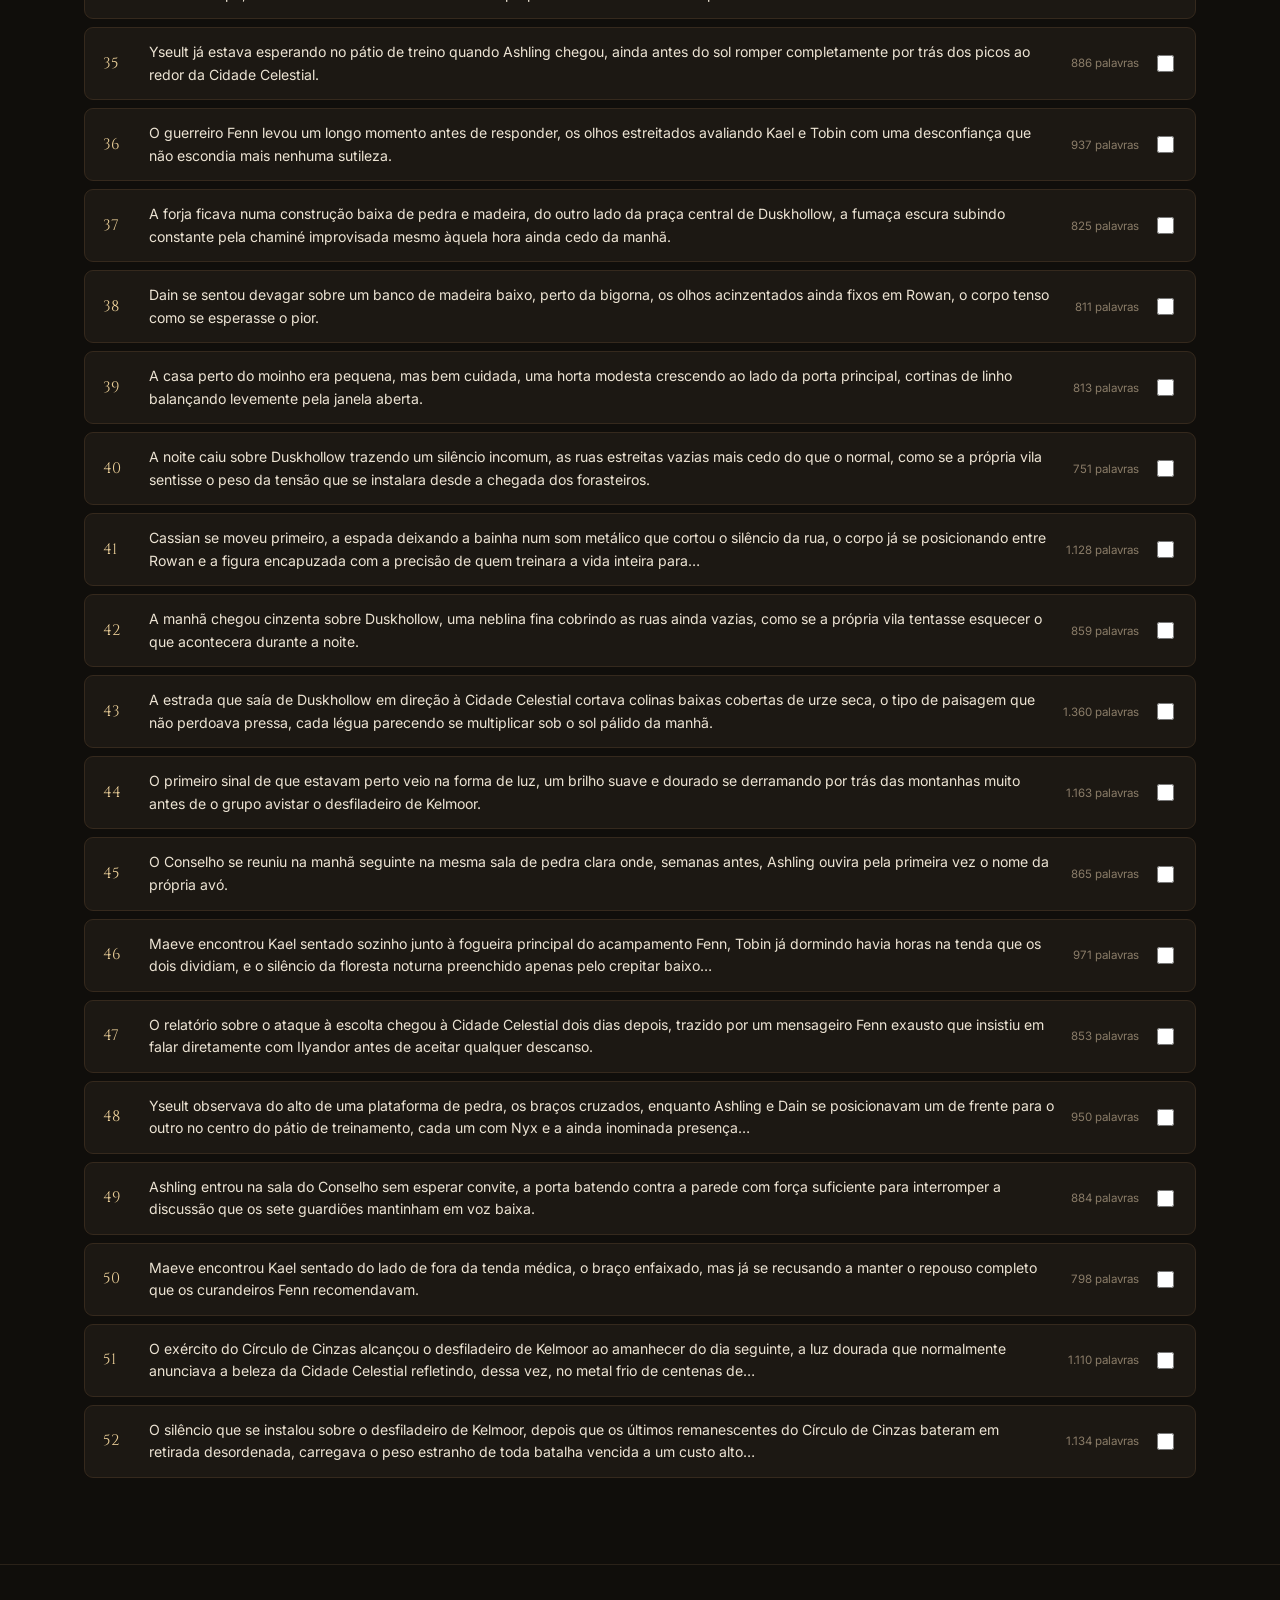
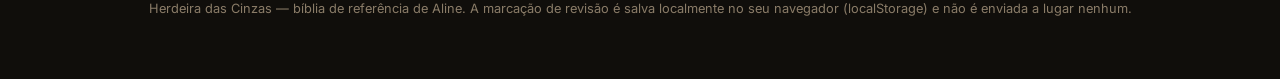
<file: progresso.html>
<!doctype html>
<html lang="pt-BR">
<head>
<meta charset="UTF-8">
<meta name="viewport" content="width=device-width, initial-scale=1">
<title>Progresso de Escrita — Herdeira das Cinzas</title>
<meta name="description" content="Progresso capítulo a capítulo dos manuscritos do Livro 1 e Livro 2 da saga Herdeira das Cinzas.">
<link rel="icon" href="data:image/svg+xml,<svg xmlns=%22http://www.w3.org/2000/svg%22 viewBox=%220 0 100 100%22><text y=%22.9em%22 font-size=%2290%22>🔥</text></svg>">
<link rel="preconnect" href="https://fonts.googleapis.com">
<link href="https://fonts.googleapis.com/css2?family=Cinzel:wght@500;600;700&family=EB+Garamond:ital,wght@0,400;0,500;0,600;1,400&family=Inter:wght@400;500;600;700&display=swap" rel="stylesheet">
<link rel="stylesheet" href="assets/css/styles.css">
</head>
<body data-page="progresso">

<header class="topbar">
  <div class="topbar-inner">
    <div class="brand"><span class="glyph">🔥</span> Herdeira das Cinzas</div>
    <nav class="navlinks">
      <a href="index.html" data-page="home">Início</a>
      <a href="personagens.html" data-page="personagens">Personagens</a>
      <a href="mundo.html" data-page="mundo">Mundo</a>
      <a href="linha-do-tempo.html" data-page="linha-do-tempo">Linha do Tempo</a>
      <a href="canone.html" data-page="canone">Cânone</a>
      <a href="fios-abertos.html" data-page="fios-abertos">Fios Abertos</a>
      <a href="progresso.html" data-page="progresso">Progresso</a>
      <a href="galeria.html" data-page="galeria">Galeria</a>
    </nav>
    <button class="nav-toggle" aria-label="Menu">☰</button>
  </div>
</header>

<section class="page-head">
  <div class="container">
    <span class="eyebrow">Progresso</span>
    <h1>Progresso de Escrita</h1>
    <p class="lede">Capítulo a capítulo, gerado a partir dos manuscritos reais. Marque os capítulos já revisados — a marcação fica salva neste navegador.</p>
  </div>
</section>

<section class="section">
  <div class="container">
    <div class="stat-row" id="stat-row"></div>

    <div class="toolbar">
      <div class="filter-group" id="book-tabs"></div>
      <div style="flex:1"></div>
      <div class="bar" style="width:220px;"><span id="progress-bar" style="width:0%"></span></div>
      <span class="tag" id="progress-label"></span>
    </div>

    <div class="chapter-list" id="chapter-list"></div>
  </div>
</section>

<footer class="site-footer">
  <div class="container">Herdeira das Cinzas — bíblia de referência de Aline. A marcação de revisão é salva localmente no seu navegador (localStorage) e não é enviada a lugar nenhum.</div>
</footer>

<script src="assets/js/data.js"></script>
<script src="assets/js/chapters.js"></script>
<script src="assets/js/app.js"></script>
<script>
(function(){
  const books = {
    livro1: { label: 'Livro 1 — A Última Ashkari', chapters: BOOK_CHAPTERS.livro1, notes: {}, total: 52, complete: true },
    livro2: { label: 'Livro 2', chapters: BOOK_CHAPTERS.livro2, notes: {}, total: '~60–65', complete: false }
  };
  SITE_DATA.book2Outline.chapterNotes.forEach(n => { books.livro2.notes[String(n.num)] = n.note; });

  let active = 'livro1';
  const STORAGE_PREFIX = 'ashling-progress-';

  function isChecked(book, num){ return localStorage.getItem(STORAGE_PREFIX + book + '-' + num) === '1'; }
  function setChecked(book, num, val){
    if (val) localStorage.setItem(STORAGE_PREFIX + book + '-' + num, '1');
    else localStorage.removeItem(STORAGE_PREFIX + book + '-' + num);
  }

  const tabsBox = document.getElementById('book-tabs');
  function renderTabs(){
    tabsBox.innerHTML = '';
    Object.keys(books).forEach(key => {
      const btn = el('button', 'filter-btn' + (key === active ? ' active' : ''), books[key].label);
      btn.addEventListener('click', () => { active = key; renderTabs(); renderChapters(); });
      tabsBox.appendChild(btn);
    });
  }

  function renderStats(){
    const row = document.getElementById('stat-row');
    row.innerHTML = '';
    const b1 = books.livro1.chapters, b2 = books.livro2.chapters;
    const b1Words = b1.reduce((a,c)=>a+c.words,0);
    const b2Words = b2.reduce((a,c)=>a+c.words,0);
    const stats = [
      { num: b1.length, label: 'Capítulos — Livro 1' },
      { num: b1Words.toLocaleString('pt-BR'), label: 'Palavras — Livro 1' },
      { num: b2.length, label: 'Capítulos escritos — Livro 2' },
      { num: b2Words.toLocaleString('pt-BR'), label: 'Palavras — Livro 2' },
      { num: (b1Words + b2Words).toLocaleString('pt-BR'), label: 'Total de palavras' },
    ];
    stats.forEach(s => {
      const tile = el('div', 'stat-tile');
      tile.innerHTML = `<span class="num">${s.num}</span><span class="label">${s.label}</span>`;
      row.appendChild(tile);
    });
  }

  function renderChapters(){
    const data = books[active];
    const list = document.getElementById('chapter-list');
    list.innerHTML = '';

    data.chapters.forEach(c => {
      const details = document.createElement('details');
      details.className = 'chapter';
      const note = data.notes[String(c.num)];
      const checked = isChecked(active, c.num);

      const summary = document.createElement('summary');
      summary.innerHTML = `
        <span class="n">${c.num}</span>
        <span class="t">${c.teaser}</span>
        <span class="w">${c.words.toLocaleString('pt-BR')} palavras</span>
        <label style="display:flex; align-items:center; gap:6px;" onclick="event.stopPropagation()">
          <input type="checkbox" ${checked ? 'checked' : ''} aria-label="Marcar capítulo ${c.num} como revisado">
        </label>
      `;
      const checkbox = summary.querySelector('input');
      checkbox.addEventListener('change', () => {
        setChecked(active, c.num, checkbox.checked);
        updateProgressBar();
      });

      const body = document.createElement('div');
      body.className = 'chapter-body';
      body.innerHTML = `<p>${c.teaser}</p>` + (note ? `<p style="color:var(--gold-soft);"><b>Nota de cânone:</b> ${note}</p>` : '');

      details.appendChild(summary);
      details.appendChild(body);
      list.appendChild(details);
    });

    updateProgressBar();
  }

  function updateProgressBar(){
    const data = books[active];
    const doneCount = data.chapters.filter(c => isChecked(active, c.num)).length;
    const pct = data.chapters.length ? Math.round((doneCount / data.chapters.length) * 100) : 0;
    document.getElementById('progress-bar').style.width = pct + '%';
    document.getElementById('progress-label').textContent = `${doneCount}/${data.chapters.length} revisados (${pct}%)`;
  }

  renderTabs();
  renderStats();
  renderChapters();
})();
</script>
</body>
</html>
</file>
<file: assets/css/styles.css>
/* =========================================================
   Ashling — Bíblia da Saga · design system
   Dark fantasy: pedra escura, âmbar de forja, prata Ashkari
   ========================================================= */

:root{
  --bg: #100e0b;
  --bg-soft: #17140f;
  --surface: #1c1813;
  --surface-2: #241f18;
  --surface-3: #2c261d;
  --border: #35291d;
  --border-soft: #2a2219;

  --text: #ece3d3;
  --text-dim: #beaf98;
  --text-faint: #8a7c68;

  --gold: #d7ac5e;
  --gold-soft: #e9cd97;
  --ember: #d9793d;
  --ember-soft: #eaa46b;
  --frost: #9dc3d4;
  --frost-soft: #c3dde8;
  --blood: #a23d3d;
  --blood-soft: #c96b6b;
  --violet: #8f7fc4;

  --shadow: 0 10px 30px -12px rgba(0,0,0,.6);
  --shadow-sm: 0 4px 14px -6px rgba(0,0,0,.5);
  --radius: 14px;
  --radius-sm: 9px;

  --font-display: "Cinzel", "Times New Roman", serif;
  --font-serif: "EB Garamond", Georgia, "Times New Roman", serif;
  --font-ui: "Inter", -apple-system, BlinkMacSystemFont, "Segoe UI", sans-serif;
}

*, *::before, *::after{ box-sizing: border-box; }
html{ scroll-behavior: smooth; }

body{
  margin: 0;
  background:
    radial-gradient(1200px 600px at 15% -10%, #201a13 0%, transparent 60%),
    radial-gradient(900px 500px at 110% 10%, #1a1611 0%, transparent 55%),
    var(--bg);
  color: var(--text);
  font-family: var(--font-serif);
  font-size: 17px;
  line-height: 1.6;
  -webkit-font-smoothing: antialiased;
}

::selection{ background: var(--ember); color: #1a1410; }

a{ color: var(--gold-soft); text-decoration: none; }
a:hover{ color: var(--ember-soft); }

h1,h2,h3,h4{
  font-family: var(--font-display);
  font-weight: 600;
  letter-spacing: .01em;
  color: var(--text);
  margin: 0 0 .5em;
}
h1{ font-size: clamp(2rem, 4vw, 3rem); }
h2{ font-size: clamp(1.4rem, 2.6vw, 1.9rem); }
h3{ font-size: 1.25rem; }

p{ margin: 0 0 1em; color: var(--text-dim); }
p:last-child{ margin-bottom: 0; }

.container{
  width: 100%;
  max-width: 1160px;
  margin: 0 auto;
  padding: 0 24px;
}

/* ---------- top nav ---------- */
.topbar{
  position: sticky;
  top: 0;
  z-index: 50;
  background: rgba(16,14,11,.9);
  backdrop-filter: blur(10px);
  border-bottom: 1px solid var(--border-soft);
}
.topbar-inner{
  display: flex;
  align-items: center;
  gap: 20px;
  padding: 14px 24px;
  max-width: 1160px;
  margin: 0 auto;
}
.brand{
  display: flex;
  align-items: center;
  gap: 10px;
  font-family: var(--font-display);
  font-size: 1.05rem;
  color: var(--gold-soft);
  white-space: nowrap;
  margin-right: 6px;
}
.brand .glyph{
  width: 30px; height: 30px;
  border-radius: 50%;
  display: grid; place-items: center;
  background: radial-gradient(circle at 35% 30%, #3a2e1e, #171310 70%);
  border: 1px solid var(--border);
  color: var(--ember-soft);
  font-size: .85rem;
}
.navlinks{
  display: flex;
  flex-wrap: wrap;
  gap: 2px;
  font-family: var(--font-ui);
  font-size: .82rem;
  flex: 1;
}
.navlinks a{
  padding: 7px 11px;
  border-radius: 999px;
  color: var(--text-dim);
  letter-spacing: .02em;
  text-transform: uppercase;
  font-weight: 600;
  font-size: .72rem;
}
.navlinks a:hover{ color: var(--text); background: var(--surface); }
.navlinks a.active{ color: var(--bg); background: var(--gold); }
.nav-toggle{
  display: none;
  background: var(--surface);
  border: 1px solid var(--border);
  color: var(--text);
  border-radius: 8px;
  padding: 8px 10px;
  font-family: var(--font-ui);
}

/* ---------- hero ---------- */
.hero{
  padding: 64px 0 40px;
  border-bottom: 1px solid var(--border-soft);
  position: relative;
}
.eyebrow{
  font-family: var(--font-ui);
  text-transform: uppercase;
  letter-spacing: .18em;
  font-size: .72rem;
  color: var(--ember-soft);
  font-weight: 700;
  margin-bottom: 14px;
  display: inline-block;
}
.hero h1{ max-width: 780px; }
.hero .lede{
  max-width: 640px;
  font-size: 1.08rem;
  color: var(--text-dim);
}

.page-head{
  padding: 46px 0 30px;
  border-bottom: 1px solid var(--border-soft);
}
.page-head .lede{ max-width: 680px; font-size: 1.02rem; }

/* ---------- buttons / chips ---------- */
.btn{
  display: inline-flex;
  align-items: center;
  gap: 8px;
  font-family: var(--font-ui);
  font-weight: 600;
  font-size: .82rem;
  padding: 10px 18px;
  border-radius: 999px;
  border: 1px solid var(--border);
  background: var(--surface);
  color: var(--text);
  cursor: pointer;
  transition: border-color .15s, color .15s, background .15s;
}
.btn:hover{ border-color: var(--gold); color: var(--gold-soft); }
.btn.primary{
  background: linear-gradient(180deg, var(--gold), #b98d45);
  color: #201709;
  border-color: transparent;
}
.btn.primary:hover{ filter: brightness(1.08); color: #201709; }

.chip{
  display: inline-flex;
  align-items: center;
  gap: 6px;
  font-family: var(--font-ui);
  font-size: .68rem;
  font-weight: 700;
  text-transform: uppercase;
  letter-spacing: .05em;
  padding: 4px 10px;
  border-radius: 999px;
  border: 1px solid var(--border);
  background: var(--surface-2);
  color: var(--text-dim);
}
.chip.gold{ color: #26200f; background: var(--gold); border-color: transparent; }
.chip.ember{ color: #2a1508; background: var(--ember); border-color: transparent; }
.chip.frost{ color: #10262c; background: var(--frost); border-color: transparent; }
.chip.blood{ color: #2a1010; background: var(--blood-soft); border-color: transparent; }
.chip.violet{ color: #1c1730; background: var(--violet); border-color: transparent; }
.chip.outline{ background: transparent; }

/* ---------- filter / search bar ---------- */
.toolbar{
  display: flex;
  flex-wrap: wrap;
  gap: 10px;
  align-items: center;
  margin: 28px 0;
}
.search{
  flex: 1;
  min-width: 220px;
  position: relative;
}
.search input{
  width: 100%;
  font-family: var(--font-ui);
  font-size: .92rem;
  padding: 11px 16px 11px 38px;
  border-radius: 999px;
  border: 1px solid var(--border);
  background: var(--surface);
  color: var(--text);
}
.search input::placeholder{ color: var(--text-faint); }
.search input:focus{ outline: none; border-color: var(--gold); }
.search::before{
  content: "";
  position: absolute; left: 15px; top: 50%; transform: translateY(-50%);
  width: 13px; height: 13px;
  border: 2px solid var(--text-faint);
  border-radius: 50%;
}
.search::after{
  content: "";
  position: absolute; left: 25px; top: 62%;
  width: 6px; height: 2px;
  background: var(--text-faint);
  transform: rotate(45deg);
}
.filter-group{ display: flex; flex-wrap: wrap; gap: 6px; }
.filter-btn{
  font-family: var(--font-ui);
  font-size: .72rem;
  font-weight: 700;
  text-transform: uppercase;
  letter-spacing: .04em;
  padding: 7px 13px;
  border-radius: 999px;
  border: 1px solid var(--border);
  background: transparent;
  color: var(--text-dim);
  cursor: pointer;
}
.filter-btn:hover{ color: var(--text); border-color: var(--text-faint); }
.filter-btn.active{ background: var(--gold); color: #201709; border-color: transparent; }

/* ---------- section ---------- */
.section{ padding: 46px 0; }
.section.tight{ padding: 26px 0; }
.section-head{
  display: flex;
  align-items: baseline;
  justify-content: space-between;
  gap: 16px;
  margin-bottom: 22px;
  flex-wrap: wrap;
}
.section-head .tag{
  font-family: var(--font-ui);
  font-size: .72rem;
  text-transform: uppercase;
  letter-spacing: .14em;
  color: var(--text-faint);
  font-weight: 700;
}
.rule{
  border: none;
  border-top: 1px solid var(--border-soft);
  margin: 0;
}

/* ---------- cards grid ---------- */
.grid{
  display: grid;
  grid-template-columns: repeat(auto-fill, minmax(250px, 1fr));
  gap: 16px;
}
.card{
  background: linear-gradient(180deg, var(--surface), var(--surface-2));
  border: 1px solid var(--border);
  border-radius: var(--radius);
  padding: 20px;
  cursor: pointer;
  transition: transform .15s, border-color .15s, box-shadow .15s;
  position: relative;
  overflow: hidden;
}
.card:hover{
  transform: translateY(-3px);
  border-color: var(--gold);
  box-shadow: var(--shadow-sm);
}
.card::before{
  content: "";
  position: absolute; inset: 0 0 auto 0; height: 3px;
  background: linear-gradient(90deg, var(--ember), var(--gold), var(--frost));
  opacity: 0; transition: opacity .15s;
}
.card:hover::before{ opacity: 1; }
.card .name{
  font-family: var(--font-display);
  font-size: 1.15rem;
  color: var(--text);
  margin-bottom: 3px;
}
.card .role{
  font-family: var(--font-ui);
  font-size: .78rem;
  color: var(--gold-soft);
  margin-bottom: 10px;
}
.card .desc{
  font-size: .92rem;
  color: var(--text-dim);
  display: -webkit-box;
  -webkit-line-clamp: 3;
  -webkit-box-orient: vertical;
  overflow: hidden;
}
.card .tags{ display: flex; flex-wrap: wrap; gap: 6px; margin-top: 12px; }
.card .meta{
  font-family: var(--font-ui);
  font-size: .74rem;
  color: var(--text-faint);
  margin-top: 10px;
  display: flex; gap: 12px; flex-wrap: wrap;
}

.empty-state{
  padding: 50px 20px;
  text-align: center;
  color: var(--text-faint);
  font-family: var(--font-ui);
  font-size: .92rem;
  border: 1px dashed var(--border);
  border-radius: var(--radius);
}

/* ---------- modal / detail drawer ---------- */
.overlay{
  position: fixed; inset: 0;
  background: rgba(8,7,5,.72);
  backdrop-filter: blur(3px);
  display: none;
  align-items: flex-start;
  justify-content: center;
  padding: 4vh 16px;
  z-index: 100;
  overflow-y: auto;
}
.overlay.open{ display: flex; }
.modal{
  background: var(--bg-soft);
  border: 1px solid var(--border);
  border-radius: 18px;
  max-width: 720px;
  width: 100%;
  padding: 34px 34px 30px;
  position: relative;
  box-shadow: var(--shadow);
  margin: auto 0;
}
.modal-close{
  position: absolute;
  top: 18px; right: 18px;
  width: 32px; height: 32px;
  border-radius: 50%;
  border: 1px solid var(--border);
  background: var(--surface);
  color: var(--text-dim);
  cursor: pointer;
  font-size: 1rem;
  display: grid; place-items: center;
}
.modal-close:hover{ color: var(--text); border-color: var(--gold); }
.modal .role{ font-family: var(--font-ui); color: var(--gold-soft); font-size: .85rem; margin-bottom: 4px; }
.modal h2{ margin-bottom: 4px; }
.modal .tags{ display: flex; flex-wrap: wrap; gap: 6px; margin: 14px 0 18px; }
.modal .factsheet{
  display: grid;
  grid-template-columns: repeat(auto-fit, minmax(140px, 1fr));
  gap: 10px 20px;
  background: var(--surface);
  border: 1px solid var(--border-soft);
  border-radius: var(--radius-sm);
  padding: 16px 18px;
  margin-bottom: 20px;
  font-family: var(--font-ui);
}
.modal .factsheet div b{
  display: block;
  font-size: .66rem;
  text-transform: uppercase;
  letter-spacing: .06em;
  color: var(--text-faint);
  font-weight: 700;
  margin-bottom: 3px;
}
.modal .factsheet div span{ font-size: .88rem; color: var(--text); }
.modal .body-block h4{
  font-family: var(--font-ui);
  font-size: .72rem;
  text-transform: uppercase;
  letter-spacing: .1em;
  color: var(--ember-soft);
  margin: 20px 0 8px;
}
.modal .body-block:first-of-type h4{ margin-top: 0; }
.modal .prompt-box{
  background: var(--surface);
  border: 1px solid var(--border-soft);
  border-radius: var(--radius-sm);
  padding: 14px 16px;
  font-family: var(--font-ui);
  font-size: .82rem;
  color: var(--text-dim);
  position: relative;
}

/* ---------- generic content blocks ---------- */
.prose{ max-width: 760px; }
.prose p{ font-size: 1.02rem; }
.callout{
  border-left: 3px solid var(--gold);
  background: var(--surface);
  padding: 16px 20px;
  border-radius: 0 var(--radius-sm) var(--radius-sm) 0;
  margin: 18px 0;
}
.callout.ember{ border-color: var(--ember); }
.callout.frost{ border-color: var(--frost); }
.callout.blood{ border-color: var(--blood-soft); }
.callout p{ font-size: .95rem; margin: 0; }
.callout .callout-title{
  font-family: var(--font-ui);
  font-size: .7rem;
  text-transform: uppercase;
  letter-spacing: .08em;
  font-weight: 700;
  color: var(--gold-soft);
  margin-bottom: 6px;
  display: block;
}

.two-col{
  display: grid;
  grid-template-columns: 1fr 1fr;
  gap: 24px;
}
@media (max-width: 780px){ .two-col{ grid-template-columns: 1fr; } }

.stat-row{
  display: grid;
  grid-template-columns: repeat(auto-fit, minmax(140px,1fr));
  gap: 14px;
  margin: 26px 0;
}
.stat-tile{
  background: var(--surface);
  border: 1px solid var(--border);
  border-radius: var(--radius-sm);
  padding: 16px 18px;
}
.stat-tile .num{
  font-family: var(--font-display);
  font-size: 1.6rem;
  color: var(--gold-soft);
  display: block;
}
.stat-tile .label{
  font-family: var(--font-ui);
  font-size: .7rem;
  text-transform: uppercase;
  letter-spacing: .06em;
  color: var(--text-faint);
}

.bar{
  height: 8px;
  border-radius: 999px;
  background: var(--surface-2);
  border: 1px solid var(--border-soft);
  overflow: hidden;
}
.bar > span{
  display: block; height: 100%;
  background: linear-gradient(90deg, var(--ember), var(--gold));
}

/* timeline list */
.tl{ list-style: none; margin: 0; padding: 0; position: relative; }
.tl::before{
  content: "";
  position: absolute; left: 13px; top: 6px; bottom: 6px;
  width: 1px; background: var(--border);
}
.tl li{
  position: relative;
  padding: 0 0 22px 40px;
}
.tl li::before{
  content: "";
  position: absolute; left: 8px; top: 4px;
  width: 11px; height: 11px;
  border-radius: 50%;
  background: var(--bg-soft);
  border: 2px solid var(--gold);
}
.tl li b{ color: var(--text); display: block; font-family: var(--font-ui); font-size: .78rem; text-transform: uppercase; letter-spacing: .04em; color: var(--ember-soft); margin-bottom: 3px;}
.tl li p{ margin: 0; font-size: .95rem; }

/* chapter accordion */
.chapter-list{ display: flex; flex-direction: column; gap: 8px; }
.chapter{
  border: 1px solid var(--border);
  border-radius: var(--radius-sm);
  background: var(--surface);
  overflow: hidden;
}
.chapter summary{
  list-style: none;
  cursor: pointer;
  padding: 13px 18px;
  display: flex;
  align-items: center;
  gap: 14px;
  font-family: var(--font-ui);
}
.chapter summary::-webkit-details-marker{ display: none; }
.chapter summary .n{
  font-family: var(--font-display);
  color: var(--gold-soft);
  font-size: .95rem;
  min-width: 32px;
}
.chapter summary .t{ flex: 1; font-size: .88rem; color: var(--text); }
.chapter summary .w{ font-size: .72rem; color: var(--text-faint); white-space: nowrap; }
.chapter[open] summary{ border-bottom: 1px solid var(--border-soft); }
.chapter .chapter-body{ padding: 14px 18px 18px; font-size: .92rem; }
.chapter .chapter-body p{ margin: 0 0 10px; }
.chapter input[type="checkbox"]{ width: 17px; height: 17px; accent-color: var(--gold); }

/* act header */
.act-head{
  display: flex;
  align-items: center;
  gap: 12px;
  margin: 30px 0 12px;
}
.act-head .line{ flex: 1; height: 1px; background: var(--border); }
.act-head h3{ margin: 0; white-space: nowrap; color: var(--gold-soft); }

/* canon log */
.canon-item{
  border: 1px solid var(--border);
  border-radius: var(--radius-sm);
  background: var(--surface);
  padding: 16px 18px;
  margin-bottom: 10px;
}
.canon-item .head{
  display: flex; justify-content: space-between; align-items: center;
  gap: 10px; margin-bottom: 8px; flex-wrap: wrap;
}
.canon-item .head .topic{
  font-family: var(--font-ui); font-weight: 700; font-size: .82rem; color: var(--text);
}
.canon-item .head .date{
  font-family: var(--font-ui); font-size: .68rem; color: var(--text-faint);
}
.canon-item p{ font-size: .92rem; margin: 0; }

/* footer */
.site-footer{
  border-top: 1px solid var(--border-soft);
  padding: 34px 0 60px;
  margin-top: 40px;
  font-family: var(--font-ui);
  font-size: .8rem;
  color: var(--text-faint);
  text-align: center;
}

/* gallery */
.gallery-block{
  background: var(--surface);
  border: 1px solid var(--border);
  border-radius: var(--radius-sm);
  padding: 16px 18px;
  margin-bottom: 12px;
}
.gallery-block h4{
  font-family: var(--font-ui); font-size: .92rem; color: var(--text); margin: 0 0 8px;
  display: flex; align-items: center; justify-content: space-between; gap: 10px;
}
.gallery-block .prompt{
  font-family: var(--font-ui); font-size: .82rem; color: var(--text-dim);
  background: var(--surface-2); border-radius: 8px; padding: 10px 12px;
}
.copy-btn{
  font-family: var(--font-ui); font-size: .68rem; font-weight: 700; text-transform: uppercase;
  letter-spacing: .04em; padding: 5px 10px; border-radius: 999px;
  border: 1px solid var(--border); background: transparent; color: var(--text-faint); cursor: pointer;
  white-space: nowrap;
}
.copy-btn:hover{ color: var(--gold-soft); border-color: var(--gold); }
.copy-btn.copied{ color: #26200f; background: var(--gold); border-color: transparent; }

/* home dashboard cards */
.nav-card{
  display: block;
  background: linear-gradient(180deg, var(--surface), var(--surface-2));
  border: 1px solid var(--border);
  border-radius: var(--radius);
  padding: 22px 22px 20px;
  transition: transform .15s, border-color .15s;
}
.nav-card:hover{ transform: translateY(-3px); border-color: var(--gold); }
.nav-card .ico{ font-size: 1.4rem; margin-bottom: 10px; display: block; }
.nav-card h3{ color: var(--text); margin-bottom: 6px; font-size: 1.05rem; }
.nav-card p{ font-size: .88rem; margin: 0; }

@media (max-width: 860px){
  .navlinks{
    display: none;
    position: absolute;
    top: 100%; left: 0; right: 0;
    background: var(--bg-soft);
    border-bottom: 1px solid var(--border-soft);
    flex-direction: column;
    padding: 10px 16px 16px;
  }
  .navlinks.open{ display: flex; }
  .navlinks a{ text-align: left; }
  .nav-toggle{ display: block; margin-left: auto; }
  .topbar-inner{ flex-wrap: wrap; position: relative; }
}
</file>
